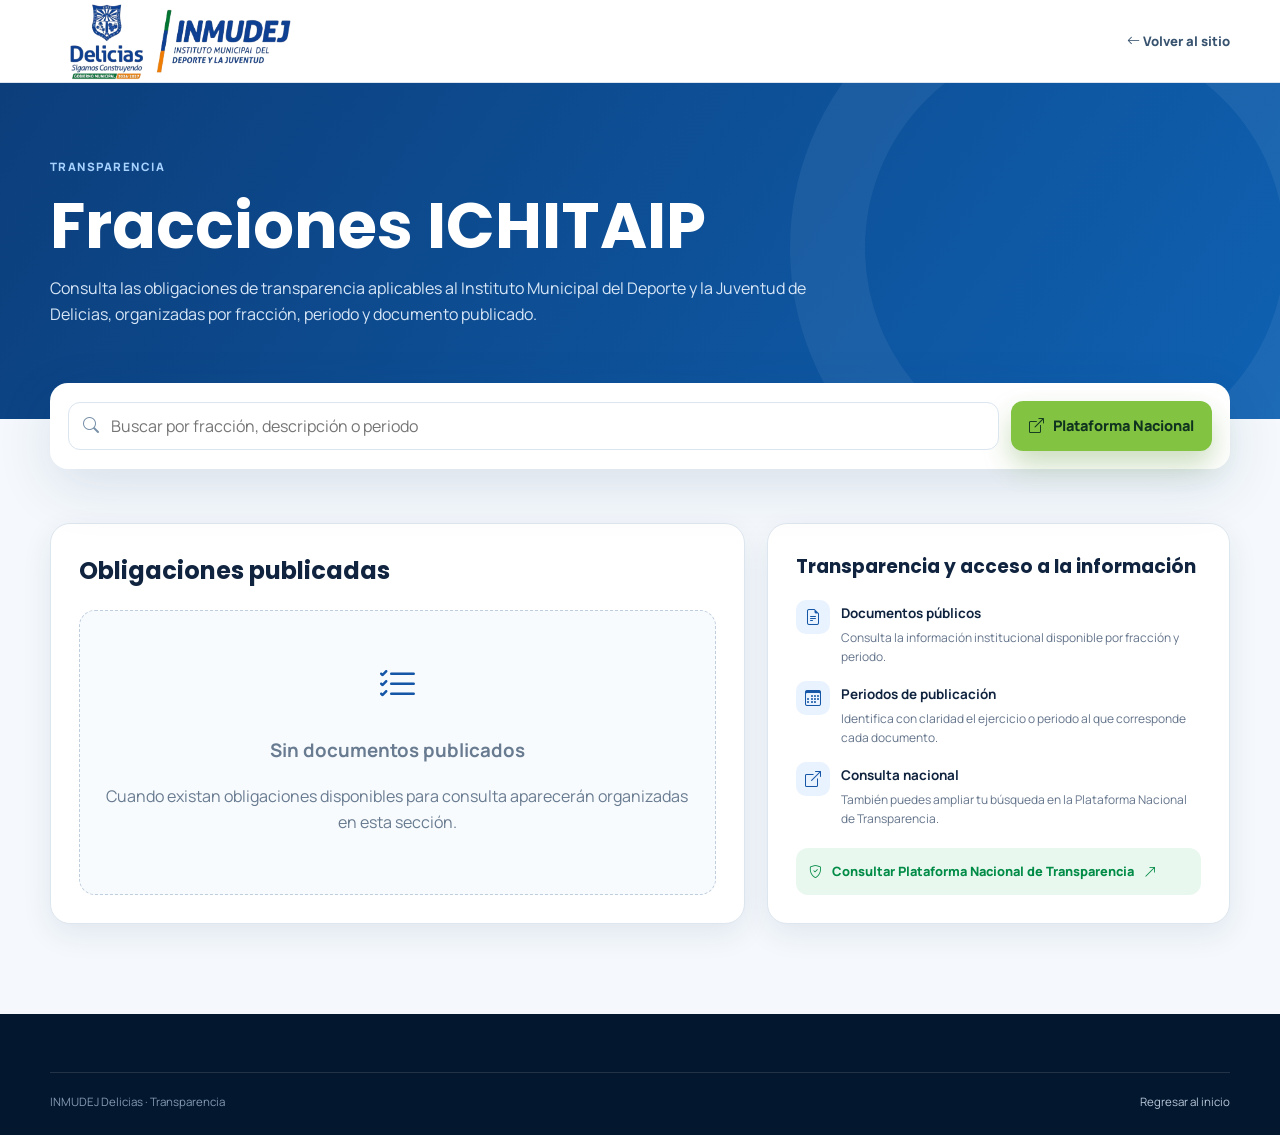
<file: fracciones-ichitaip.html>
<!doctype html>
<html lang="es">
<head>
  <meta charset="utf-8"><meta name="viewport" content="width=device-width,initial-scale=1"><meta name="theme-color" content="#0d4f9e">
  <meta name="description" content="Fracciones y obligaciones de transparencia ICHITAIP del INMUDEJ Delicias.">
  <title>Fracciones ICHITAIP | INMUDEJ Delicias</title>
  <link rel="preconnect" href="https://fonts.googleapis.com"><link rel="preconnect" href="https://fonts.gstatic.com" crossorigin>
  <link href="https://fonts.googleapis.com/css2?family=Manrope:wght@400;500;600;700;800&family=Poppins:wght@600;700;800&display=swap" rel="stylesheet">
  <link rel="stylesheet" href="https://cdn.jsdelivr.net/npm/bootstrap-icons@1.11.3/font/bootstrap-icons.min.css"><link rel="stylesheet" href="assets/css/styles.css">
  <style>
    .subpage-hero{background:linear-gradient(125deg,#0c3e7b,#0f61b2);color:#fff;padding:70px 0 76px;position:relative;overflow:hidden}.subpage-hero:after{content:"";position:absolute;right:-80px;top:-120px;width:420px;height:420px;border-radius:50%;border:75px solid rgba(255,255,255,.06)}.subpage-nav{background:#fff;border-bottom:1px solid #dce5ef}.subpage-nav .container{height:82px;display:flex;align-items:center;justify-content:space-between}.subpage-nav img{width:260px}.subpage-nav a.back{text-decoration:none;color:#38536f;font-weight:800;font-size:.82rem}.subpage-hero .container{position:relative;z-index:1}.subpage-hero .eyebrow{color:#a7d2ff}.subpage-hero h1{font-family:Poppins,sans-serif;font-size:clamp(2.3rem,5vw,4rem);line-height:1.06;max-width:770px;margin:7px 0 16px}.subpage-hero p{color:#d7e6f6;max-width:760px}.fraction-tools{margin-top:-36px;position:relative;z-index:5}.fraction-toolbar{background:#fff;border-radius:18px;box-shadow:var(--shadow);padding:18px;display:flex;align-items:center;gap:12px}.searchbox{flex:1;position:relative}.searchbox i{position:absolute;left:15px;top:50%;transform:translateY(-50%);color:#7890a8}.searchbox input{width:100%;border:1px solid #dbe5ef;border-radius:12px;height:48px;padding:0 15px 0 42px;font:inherit}.fraction-content{padding:54px 0 90px}.fraction-info{display:grid;grid-template-columns:1.2fr .8fr;gap:22px}.fraction-panel,.fraction-aside{background:#fff;border:1px solid #dde6ef;border-radius:20px;padding:28px;box-shadow:var(--shadow-sm)}.fraction-panel h2,.fraction-aside h3{font-family:Poppins,sans-serif;margin-top:0}.fraction-empty{border:1px dashed #bfcddd;background:#f8fbfe;border-radius:16px;padding:42px 24px;text-align:center;color:#687b90}.fraction-empty i{font-size:2.5rem;color:var(--blue)}.fraction-empty code{display:block;margin:14px auto 0;background:#eaf2fa;color:#25496d;border-radius:9px;padding:10px;max-width:600px}.steps{display:flex;flex-direction:column;gap:13px}.step{display:grid;grid-template-columns:34px 1fr;gap:11px}.step>span{width:34px;height:34px;border-radius:10px;background:#e9f2ff;color:var(--blue);display:grid;place-items:center;font-weight:800}.step b{font-size:.84rem}.step p{font-size:.75rem;color:var(--muted);margin:2px 0}.pnt-link{margin-top:18px;display:flex;gap:10px;align-items:center;padding:13px;border-radius:12px;background:#e9f8ef;color:var(--green);text-decoration:none;font-weight:800;font-size:.8rem}@media(max-width:760px){.fraction-info{grid-template-columns:1fr}.subpage-nav img{width:205px}.fraction-toolbar{flex-direction:column;align-items:stretch}}
  </style>
</head>
<body>
  <nav class="subpage-nav"><div class="container"><a href="index.html"><img src="assets/img/inmudej-logo.png" alt="INMUDEJ Delicias"></a><a class="back" href="index.html#transparencia"><i class="bi bi-arrow-left"></i> Volver al sitio</a></div></nav>
  <header class="subpage-hero"><div class="container"><span class="eyebrow">Transparencia</span><h1>Fracciones ICHITAIP</h1><p>Consulta las obligaciones de transparencia aplicables al Instituto Municipal del Deporte y la Juventud de Delicias, organizadas por fracción, periodo y documento publicado.</p></div></header>
  <section class="fraction-tools"><div class="container"><div class="fraction-toolbar"><div class="searchbox"><i class="bi bi-search"></i><input id="fractionSearch" type="search" placeholder="Buscar por fracción, descripción o periodo" aria-label="Buscar fracciones"></div><a class="btn btn-primary" href="https://consultapublicamx.plataformadetransparencia.org.mx/vut-web/" target="_blank" rel="noopener"><i class="bi bi-box-arrow-up-right"></i> Plataforma Nacional</a></div></div></section>
  <main class="fraction-content"><div class="container"><div class="fraction-info"><section class="fraction-panel"><h2>Obligaciones publicadas</h2><div id="fractionsList"><div class="fraction-empty"><i class="bi bi-list-check"></i><h3>Sin documentos publicados</h3><p>Cuando existan obligaciones disponibles para consulta aparecerán organizadas en esta sección.</p></div></div></section><aside class="fraction-aside"><h3>Transparencia y acceso a la información</h3><div class="steps"><div class="step"><span><i class="bi bi-file-earmark-text"></i></span><div><b>Documentos públicos</b><p>Consulta la información institucional disponible por fracción y periodo.</p></div></div><div class="step"><span><i class="bi bi-calendar3"></i></span><div><b>Periodos de publicación</b><p>Identifica con claridad el ejercicio o periodo al que corresponde cada documento.</p></div></div><div class="step"><span><i class="bi bi-box-arrow-up-right"></i></span><div><b>Consulta nacional</b><p>También puedes ampliar tu búsqueda en la Plataforma Nacional de Transparencia.</p></div></div></div><a class="pnt-link" href="https://consultapublicamx.plataformadetransparencia.org.mx/vut-web/" target="_blank" rel="noopener"><i class="bi bi-shield-check"></i> Consultar Plataforma Nacional de Transparencia <i class="bi bi-arrow-up-right"></i></a></aside></div></div></main>
  <footer class="footer"><div class="container"><div class="footer-bottom" style="margin-top:0"><span>INMUDEJ Delicias · Transparencia</span><a href="index.html" style="color:#b7c7d7;text-decoration:none">Regresar al inicio</a></div></div></footer>
  <script src="assets/js/fracciones.js"></script>
</body></html>
</file>
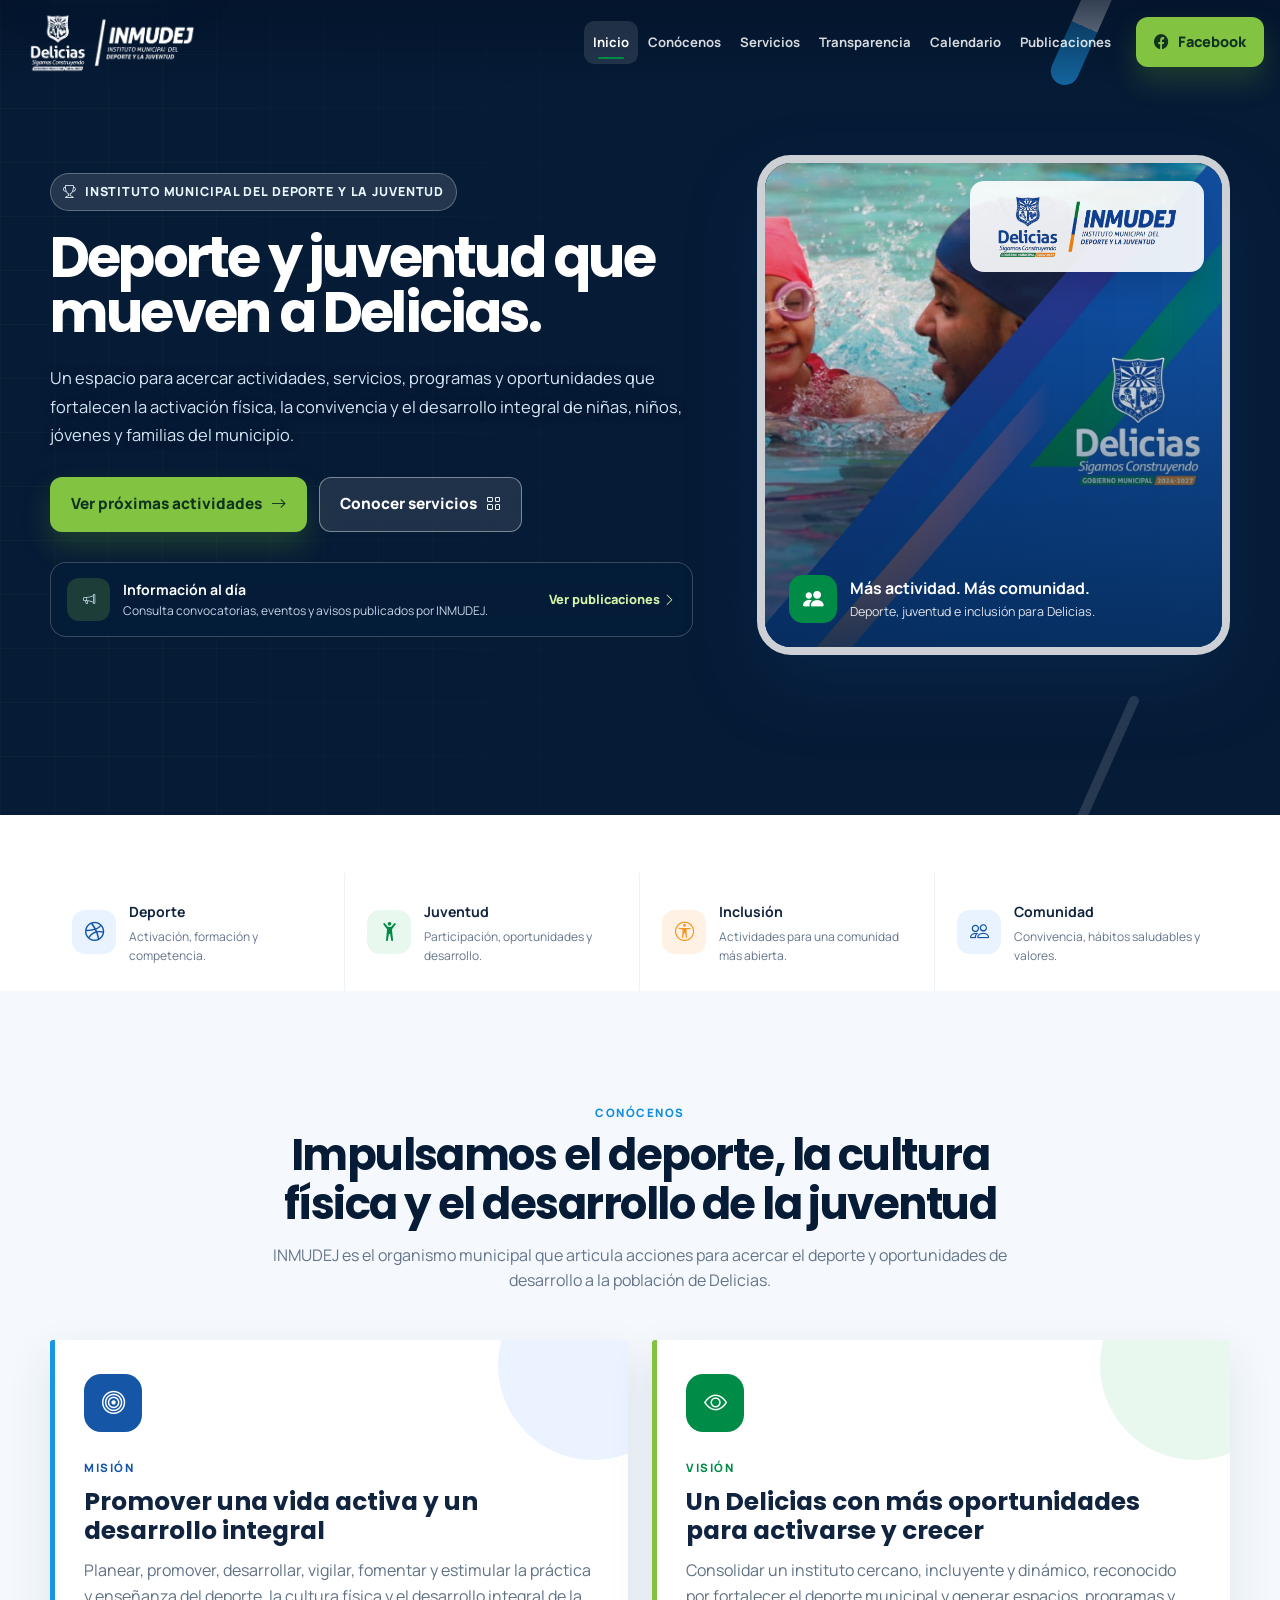
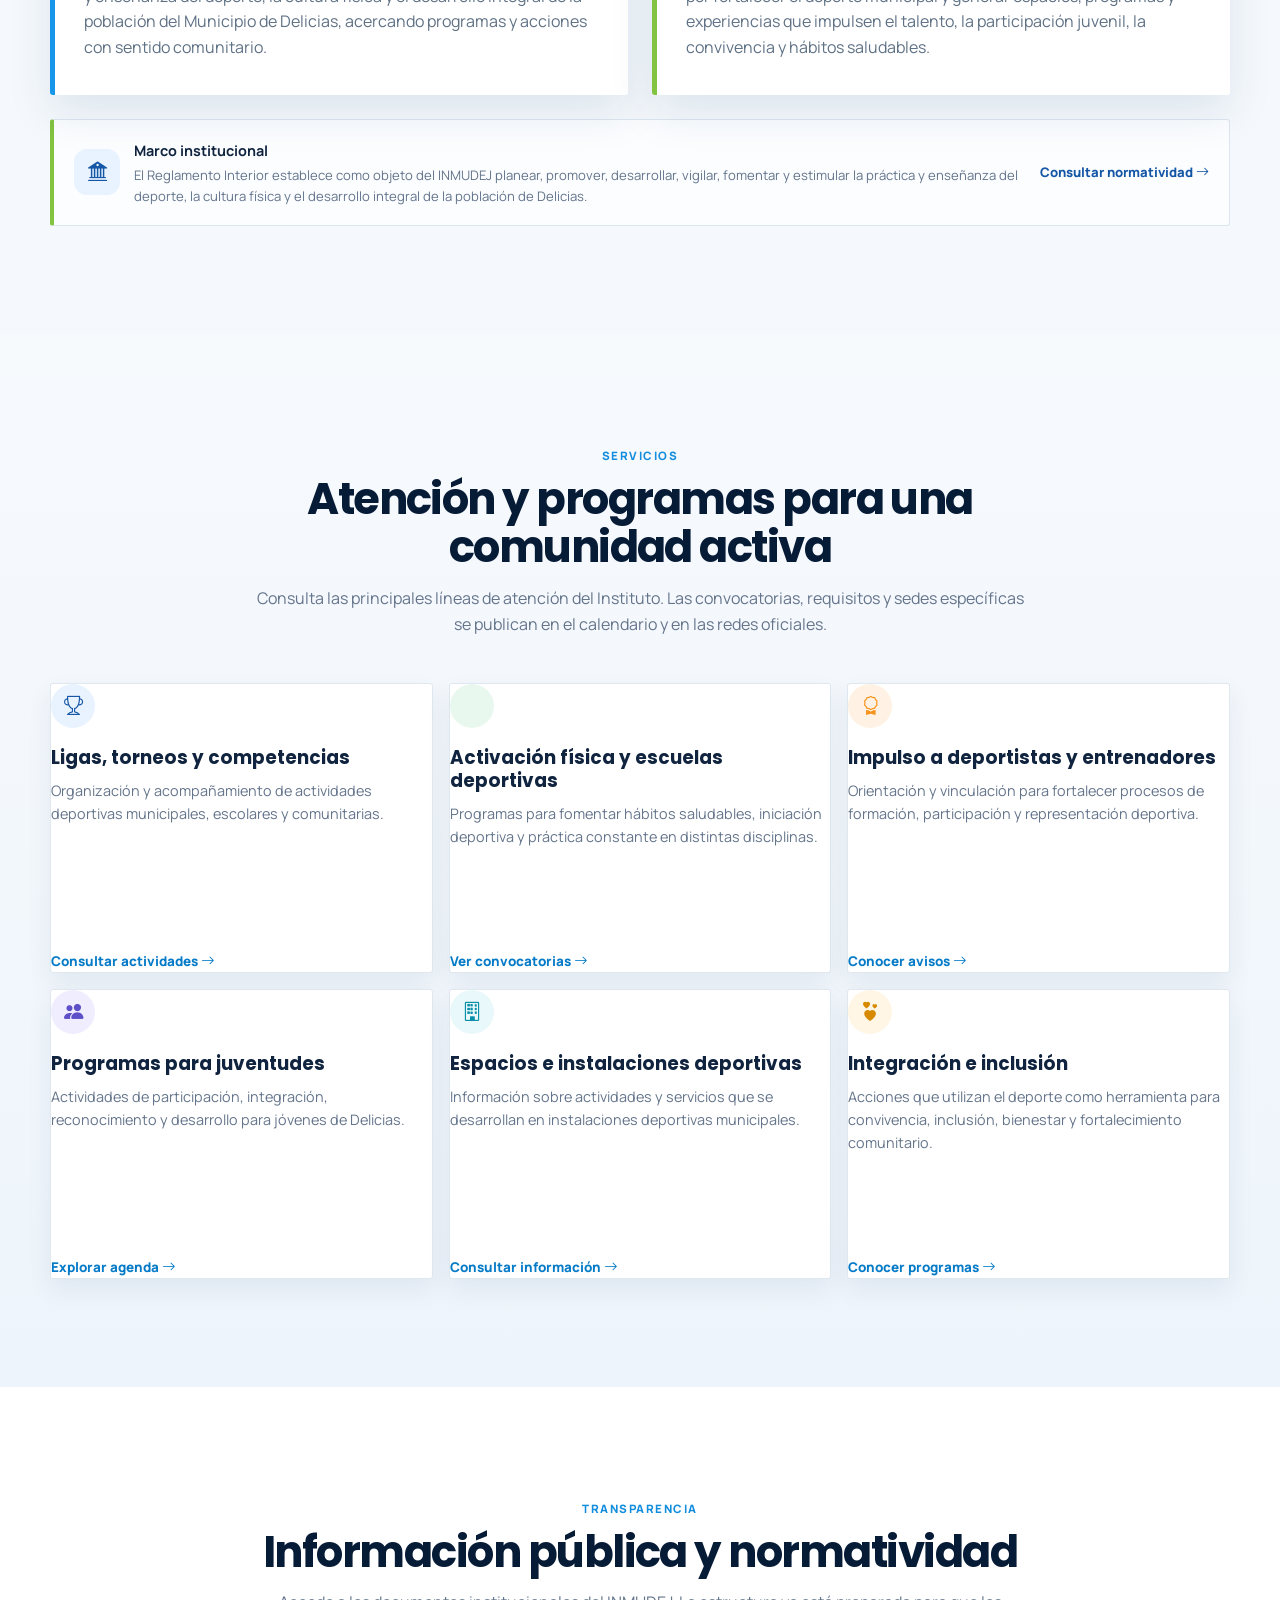
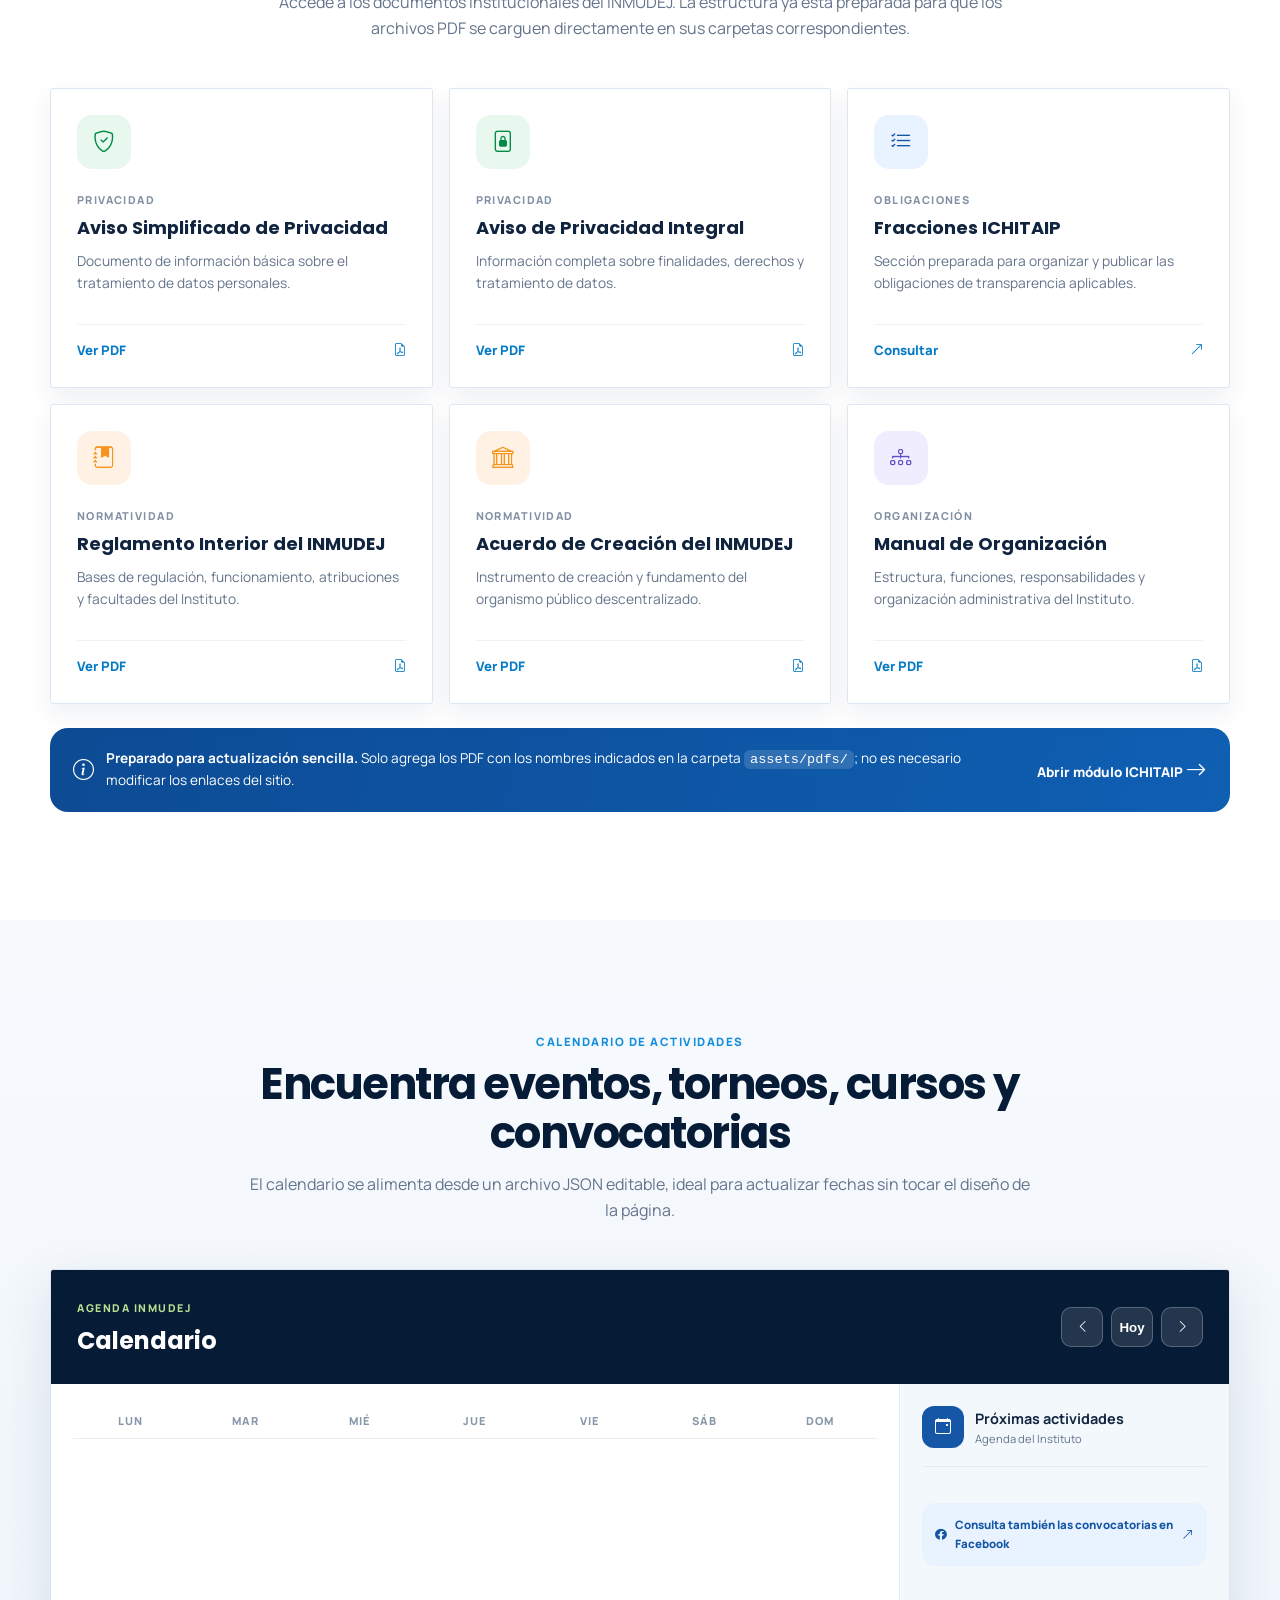
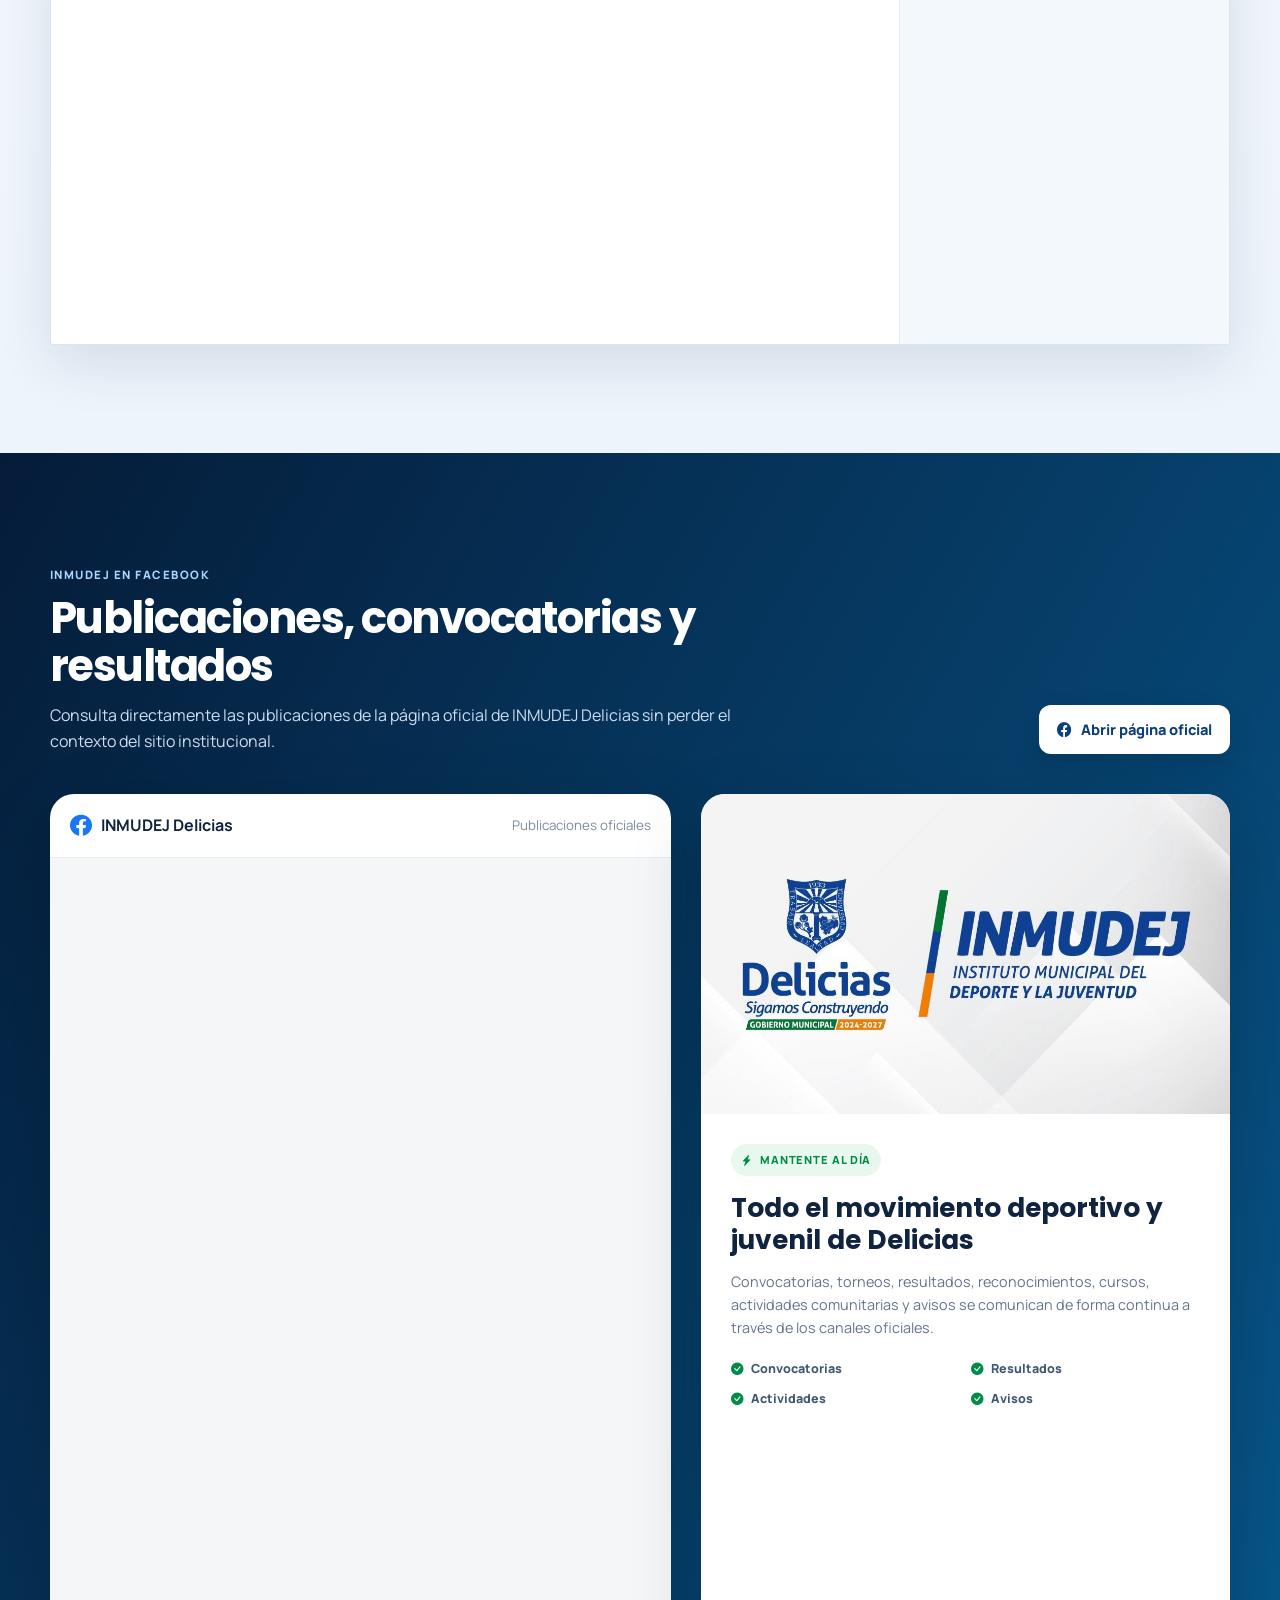
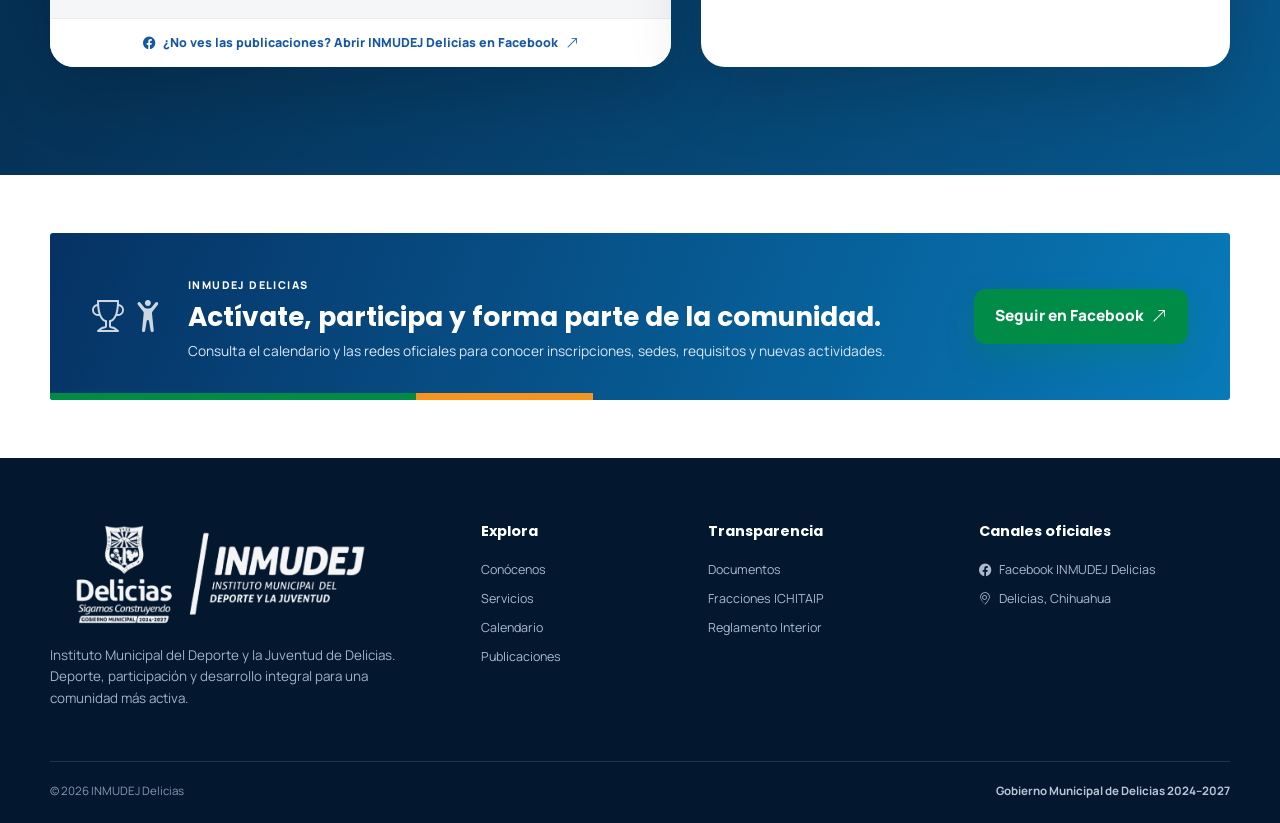
<file: index-base-stable.html>
<!doctype html>
<html lang="es">
<head>
  <meta charset="utf-8">
  <meta name="viewport" content="width=device-width,initial-scale=1">
  <meta name="theme-color" content="#0d4f9e">
  <meta name="description" content="Sitio del Instituto Municipal del Deporte y la Juventud de Delicias (INMUDEJ): servicios, transparencia, calendario de actividades y publicaciones.">
  <meta property="og:title" content="INMUDEJ Delicias | Deporte y Juventud">
  <meta property="og:description" content="Conoce los programas, servicios, documentos de transparencia y actividades del INMUDEJ Delicias.">
  <meta property="og:type" content="website">
  <meta property="og:image" content="assets/img/identidad-institucional.jpg">
  <title>INMUDEJ Delicias | Instituto Municipal del Deporte y la Juventud</title>
  <link rel="preconnect" href="https://fonts.googleapis.com">
  <link rel="preconnect" href="https://fonts.gstatic.com" crossorigin>
  <link href="https://fonts.googleapis.com/css2?family=Manrope:wght@400;500;600;700;800&family=Poppins:ital,wght@0,600;0,700;0,800;1,700&display=swap" rel="stylesheet">
  <link rel="stylesheet" href="https://cdn.jsdelivr.net/npm/bootstrap-icons@1.11.3/font/bootstrap-icons.min.css">
  <link rel="stylesheet" href="assets/css/styles.css">
</head>
<body>
  <a class="skip-link" href="#contenido">Saltar al contenido</a>

  <nav class="nav" id="inicio" aria-label="Navegación principal">
    <div class="nav-inner">
      <a class="institutional-brand" href="#inicio" aria-label="INMUDEJ Delicias - Inicio">
        <img src="assets/img/inmudej-logo.png" alt="Gobierno Municipal de Delicias e INMUDEJ">
      </a>
      <button class="mobile-nav-btn" id="mobileNavBtn" type="button" aria-label="Abrir navegación" aria-expanded="false"><i class="bi bi-list"></i></button>
      <div class="nav-links" id="mainNav">
        <a class="active" href="#inicio">Inicio</a>
        <a href="#conocenos">Conócenos</a>
        <a href="#servicios">Servicios</a>
        <a href="#transparencia">Transparencia</a>
        <a href="#calendario">Calendario</a>
        <a href="#publicaciones">Publicaciones</a>
      </div>
      <a class="btn btn-primary nav-cta" href="https://www.facebook.com/INMUDEJDelicias" target="_blank" rel="noopener"><i class="bi bi-facebook"></i><span>Facebook</span></a>
    </div>
  </nav>

  <header class="hero">
    <div class="hero-grid-pattern" aria-hidden="true"></div>
    <div class="hero-slash slash-one" aria-hidden="true"></div>
    <div class="hero-slash slash-two" aria-hidden="true"></div>
    <div class="container hero-grid">
      <div class="hero-copy reveal in">
        <div class="badge"><i class="bi bi-trophy"></i> Instituto Municipal del Deporte y la Juventud</div>
        <h1>Deporte y juventud que <span>mueven a Delicias.</span></h1>
        <p class="lead">Un espacio para acercar actividades, servicios, programas y oportunidades que fortalecen la activación física, la convivencia y el desarrollo integral de niñas, niños, jóvenes y familias del municipio.</p>
        <div class="hero-actions">
          <a class="btn btn-primary btn-lg" href="#calendario">Ver próximas actividades <i class="bi bi-arrow-right"></i></a>
          <a class="btn btn-outline btn-lg" href="#servicios">Conocer servicios <i class="bi bi-grid"></i></a>
        </div>
        <div class="hero-access">
          <span class="hero-access-icon"><i class="bi bi-megaphone"></i></span>
          <div><b>Información al día</b><span>Consulta convocatorias, eventos y avisos publicados por INMUDEJ.</span></div>
          <a href="#publicaciones">Ver publicaciones <i class="bi bi-chevron-right"></i></a>
        </div>
      </div>

      <div class="hero-visual reveal in">
        <div class="hero-photo-card">
          <img src="assets/img/natacion-inmudej.jpg" alt="Actividad de natación promovida por INMUDEJ Delicias">
          <div class="hero-photo-shade"></div>
          <div class="hero-photo-brand"><img src="assets/img/inmudej-logo.png" alt="INMUDEJ Delicias"></div>
          <div class="hero-photo-label"><i class="bi bi-people-fill"></i><div><b>Más actividad. Más comunidad.</b><span>Deporte, juventud e inclusión para Delicias.</span></div></div>
        </div>
      </div>
    </div>
  </header>

  <section class="trust-strip" aria-label="Áreas de acción">
    <div class="container trust-grid">
      <article><span class="trust-icon blue"><i class="bi bi-dribbble"></i></span><div><b>Deporte</b><p>Activación, formación y competencia.</p></div></article>
      <article><span class="trust-icon green"><i class="bi bi-person-arms-up"></i></span><div><b>Juventud</b><p>Participación, oportunidades y desarrollo.</p></div></article>
      <article><span class="trust-icon orange"><i class="bi bi-universal-access-circle"></i></span><div><b>Inclusión</b><p>Actividades para una comunidad más abierta.</p></div></article>
      <article><span class="trust-icon blue"><i class="bi bi-people"></i></span><div><b>Comunidad</b><p>Convivencia, hábitos saludables y valores.</p></div></article>
    </div>
  </section>

  <main id="contenido">
    <section class="section" id="conocenos">
      <div class="container">
        <div class="section-head centered reveal">
          <span class="eyebrow">Conócenos</span>
          <h2>Impulsamos el deporte, la cultura física y el desarrollo de la juventud</h2>
          <p>INMUDEJ es el organismo municipal que articula acciones para acercar el deporte y oportunidades de desarrollo a la población de Delicias.</p>
        </div>

        <div class="purpose-grid">
          <article class="purpose-card mission reveal">
            <div class="purpose-icon"><i class="bi bi-bullseye"></i></div>
            <span class="purpose-label">Misión</span>
            <h3>Promover una vida activa y un desarrollo integral</h3>
            <p>Planear, promover, desarrollar, vigilar, fomentar y estimular la práctica y enseñanza del deporte, la cultura física y el desarrollo integral de la población del Municipio de Delicias, acercando programas y acciones con sentido comunitario.</p>
          </article>
          <article class="purpose-card vision reveal">
            <div class="purpose-icon"><i class="bi bi-eye"></i></div>
            <span class="purpose-label">Visión</span>
            <h3>Un Delicias con más oportunidades para activarse y crecer</h3>
            <p>Consolidar un instituto cercano, incluyente y dinámico, reconocido por fortalecer el deporte municipal y generar espacios, programas y experiencias que impulsen el talento, la participación juvenil, la convivencia y hábitos saludables.</p>
          </article>
        </div>

        <div class="institutional-note reveal">
          <span class="note-icon"><i class="bi bi-bank2"></i></span>
          <div><b>Marco institucional</b><p>El Reglamento Interior establece como objeto del INMUDEJ planear, promover, desarrollar, vigilar, fomentar y estimular la práctica y enseñanza del deporte, la cultura física y el desarrollo integral de la población de Delicias.</p></div>
          <a href="#transparencia">Consultar normatividad <i class="bi bi-arrow-right"></i></a>
        </div>
      </div>
    </section>

    <section class="section section-soft" id="servicios">
      <div class="container">
        <div class="section-head centered reveal">
          <span class="eyebrow">Servicios</span>
          <h2>Atención y programas para una comunidad activa</h2>
          <p>Consulta las principales líneas de atención del Instituto. Las convocatorias, requisitos y sedes específicas se publican en el calendario y en las redes oficiales.</p>
        </div>
        <div class="services-grid">
          <article class="service-card reveal"><span class="service-icon blue"><i class="bi bi-trophy"></i></span><h3>Ligas, torneos y competencias</h3><p>Organización y acompañamiento de actividades deportivas municipales, escolares y comunitarias.</p><a href="#calendario">Consultar actividades <i class="bi bi-arrow-right"></i></a></article>
          <article class="service-card reveal"><span class="service-icon green"><i class="bi bi-person-running"></i></span><h3>Activación física y escuelas deportivas</h3><p>Programas para fomentar hábitos saludables, iniciación deportiva y práctica constante en distintas disciplinas.</p><a href="#publicaciones">Ver convocatorias <i class="bi bi-arrow-right"></i></a></article>
          <article class="service-card reveal"><span class="service-icon orange"><i class="bi bi-award"></i></span><h3>Impulso a deportistas y entrenadores</h3><p>Orientación y vinculación para fortalecer procesos de formación, participación y representación deportiva.</p><a href="#publicaciones">Conocer avisos <i class="bi bi-arrow-right"></i></a></article>
          <article class="service-card reveal"><span class="service-icon purple"><i class="bi bi-people-fill"></i></span><h3>Programas para juventudes</h3><p>Actividades de participación, integración, reconocimiento y desarrollo para jóvenes de Delicias.</p><a href="#calendario">Explorar agenda <i class="bi bi-arrow-right"></i></a></article>
          <article class="service-card reveal"><span class="service-icon cyan"><i class="bi bi-building"></i></span><h3>Espacios e instalaciones deportivas</h3><p>Información sobre actividades y servicios que se desarrollan en instalaciones deportivas municipales.</p><a href="#publicaciones">Consultar información <i class="bi bi-arrow-right"></i></a></article>
          <article class="service-card reveal"><span class="service-icon amber"><i class="bi bi-hearts"></i></span><h3>Integración e inclusión</h3><p>Acciones que utilizan el deporte como herramienta para convivencia, inclusión, bienestar y fortalecimiento comunitario.</p><a href="#publicaciones">Conocer programas <i class="bi bi-arrow-right"></i></a></article>
        </div>
      </div>
    </section>

    <section class="section transparency-section" id="transparencia">
      <div class="container">
        <div class="section-head centered reveal">
          <span class="eyebrow">Transparencia</span>
          <h2>Información pública y normatividad</h2>
          <p>Accede a los documentos institucionales del INMUDEJ. La estructura ya está preparada para que los archivos PDF se carguen directamente en sus carpetas correspondientes.</p>
        </div>
        <div class="documents-grid">
          <a class="document-card reveal" href="visor-pdf.html?file=assets/pdfs/privacidad/aviso-privacidad-simplificado.pdf&title=Aviso%20Simplificado%20de%20Privacidad">
            <span class="doc-icon privacy"><i class="bi bi-shield-check"></i></span><div><span class="doc-type">Privacidad</span><h3>Aviso Simplificado de Privacidad</h3><p>Documento de información básica sobre el tratamiento de datos personales.</p></div><span class="doc-action">Ver PDF <i class="bi bi-file-earmark-pdf"></i></span>
          </a>
          <a class="document-card reveal" href="visor-pdf.html?file=assets/pdfs/privacidad/aviso-privacidad-integral.pdf&title=Aviso%20de%20Privacidad%20Integral">
            <span class="doc-icon privacy"><i class="bi bi-file-lock2"></i></span><div><span class="doc-type">Privacidad</span><h3>Aviso de Privacidad Integral</h3><p>Información completa sobre finalidades, derechos y tratamiento de datos.</p></div><span class="doc-action">Ver PDF <i class="bi bi-file-earmark-pdf"></i></span>
          </a>
          <a class="document-card reveal" href="fracciones-ichitaip.html">
            <span class="doc-icon access"><i class="bi bi-list-check"></i></span><div><span class="doc-type">Obligaciones</span><h3>Fracciones ICHITAIP</h3><p>Sección preparada para organizar y publicar las obligaciones de transparencia aplicables.</p></div><span class="doc-action">Consultar <i class="bi bi-arrow-up-right"></i></span>
          </a>
          <a class="document-card reveal" href="visor-pdf.html?file=assets/pdfs/normatividad/reglamento-interior-inmudej.pdf&title=Reglamento%20Interior%20del%20INMUDEJ">
            <span class="doc-icon rules"><i class="bi bi-journal-bookmark-fill"></i></span><div><span class="doc-type">Normatividad</span><h3>Reglamento Interior del INMUDEJ</h3><p>Bases de regulación, funcionamiento, atribuciones y facultades del Instituto.</p></div><span class="doc-action">Ver PDF <i class="bi bi-file-earmark-pdf"></i></span>
          </a>
          <a class="document-card reveal" href="visor-pdf.html?file=assets/pdfs/normatividad/acuerdo-creacion-inmudej.pdf&title=Acuerdo%20de%20Creación%20del%20INMUDEJ">
            <span class="doc-icon rules"><i class="bi bi-bank"></i></span><div><span class="doc-type">Normatividad</span><h3>Acuerdo de Creación del INMUDEJ</h3><p>Instrumento de creación y fundamento del organismo público descentralizado.</p></div><span class="doc-action">Ver PDF <i class="bi bi-file-earmark-pdf"></i></span>
          </a>
          <a class="document-card reveal" href="visor-pdf.html?file=assets/pdfs/normatividad/manual-organizacion-inmudej.pdf&title=Manual%20de%20Organización%20del%20INMUDEJ">
            <span class="doc-icon org"><i class="bi bi-diagram-3"></i></span><div><span class="doc-type">Organización</span><h3>Manual de Organización</h3><p>Estructura, funciones, responsabilidades y organización administrativa del Instituto.</p></div><span class="doc-action">Ver PDF <i class="bi bi-file-earmark-pdf"></i></span>
          </a>
        </div>
        <div class="transparency-callout reveal">
          <div><i class="bi bi-info-circle"></i><span><b>Preparado para actualización sencilla.</b> Solo agrega los PDF con los nombres indicados en la carpeta <code>assets/pdfs/</code>; no es necesario modificar los enlaces del sitio.</span></div>
          <a href="fracciones-ichitaip.html">Abrir módulo ICHITAIP <i class="bi bi-arrow-right"></i></a>
        </div>
      </div>
    </section>

    <section class="section calendar-section section-soft" id="calendario">
      <div class="container">
        <div class="section-head centered reveal">
          <span class="eyebrow">Calendario de actividades</span>
          <h2>Encuentra eventos, torneos, cursos y convocatorias</h2>
          <p>El calendario se alimenta desde un archivo JSON editable, ideal para actualizar fechas sin tocar el diseño de la página.</p>
        </div>
        <div class="calendar-shell reveal">
          <div class="calendar-toolbar">
            <div><span class="calendar-kicker">Agenda INMUDEJ</span><h3 id="calendarTitle">Calendario</h3></div>
            <div class="calendar-controls">
              <button id="prevMonth" type="button" aria-label="Mes anterior"><i class="bi bi-chevron-left"></i></button>
              <button id="todayMonth" type="button">Hoy</button>
              <button id="nextMonth" type="button" aria-label="Mes siguiente"><i class="bi bi-chevron-right"></i></button>
            </div>
          </div>
          <div class="calendar-layout">
            <div class="calendar-main">
              <div class="calendar-weekdays" aria-hidden="true"><span>Lun</span><span>Mar</span><span>Mié</span><span>Jue</span><span>Vie</span><span>Sáb</span><span>Dom</span></div>
              <div class="calendar-grid" id="calendarGrid" aria-live="polite"></div>
            </div>
            <aside class="upcoming-panel">
              <div class="upcoming-head"><span><i class="bi bi-calendar-event"></i></span><div><b>Próximas actividades</b><small>Agenda del Instituto</small></div></div>
              <div id="upcomingList" class="upcoming-list"></div>
              <a class="social-mini-cta" href="https://www.facebook.com/INMUDEJDelicias" target="_blank" rel="noopener"><i class="bi bi-facebook"></i><span>Consulta también las convocatorias en Facebook</span><i class="bi bi-arrow-up-right"></i></a>
            </aside>
          </div>
        </div>
      </div>
    </section>

    <section class="section social-section" id="publicaciones">
      <div class="container">
        <div class="social-head reveal">
          <div><span class="eyebrow light">INMUDEJ en Facebook</span><h2>Publicaciones, convocatorias y resultados</h2><p>Consulta directamente las publicaciones de la página oficial de INMUDEJ Delicias sin perder el contexto del sitio institucional.</p></div>
          <a class="btn btn-white" href="https://www.facebook.com/INMUDEJDelicias" target="_blank" rel="noopener"><i class="bi bi-facebook"></i> Abrir página oficial</a>
        </div>
        <div class="social-grid">
          <div class="facebook-card reveal">
            <div class="facebook-card-bar"><span><i class="bi bi-facebook"></i><b>INMUDEJ Delicias</b></span><small>Publicaciones oficiales</small></div>
            <div class="facebook-embed-wrap">
              <iframe
                title="Publicaciones de Facebook de INMUDEJ Delicias"
                src="https://www.facebook.com/plugins/page.php?href=https%3A%2F%2Fwww.facebook.com%2FINMUDEJDelicias&tabs=timeline&width=500&height=760&small_header=false&adapt_container_width=true&hide_cover=false&show_facepile=true&appId"
                width="500" height="760" style="border:none;overflow:hidden" scrolling="no" frameborder="0" allowfullscreen="true" allow="autoplay; clipboard-write; encrypted-media; picture-in-picture; web-share" loading="lazy"></iframe>
              <div class="facebook-fallback">
                <i class="bi bi-facebook"></i><p>Si tu navegador bloquea contenido de Facebook, puedes abrir la página oficial directamente.</p><a href="https://www.facebook.com/INMUDEJDelicias" target="_blank" rel="noopener">Abrir Facebook <i class="bi bi-arrow-up-right"></i></a>
              </div>
            </div>
            <a class="facebook-direct" href="https://www.facebook.com/INMUDEJDelicias" target="_blank" rel="noopener"><i class="bi bi-facebook"></i> ¿No ves las publicaciones? Abrir INMUDEJ Delicias en Facebook <i class="bi bi-arrow-up-right"></i></a>
          </div>
          <aside class="social-feature reveal">
            <img src="assets/img/identidad-institucional.jpg" alt="Identidad institucional Gobierno Municipal de Delicias e INMUDEJ">
            <div class="social-feature-content"><span class="feature-tag"><i class="bi bi-lightning-charge-fill"></i> Mantente al día</span><h3>Todo el movimiento deportivo y juvenil de Delicias</h3><p>Convocatorias, torneos, resultados, reconocimientos, cursos, actividades comunitarias y avisos se comunican de forma continua a través de los canales oficiales.</p><div class="feature-points"><span><i class="bi bi-check-circle-fill"></i> Convocatorias</span><span><i class="bi bi-check-circle-fill"></i> Resultados</span><span><i class="bi bi-check-circle-fill"></i> Actividades</span><span><i class="bi bi-check-circle-fill"></i> Avisos</span></div></div>
          </aside>
        </div>
      </div>
    </section>

    <section class="cta-section" id="contacto">
      <div class="container">
        <div class="cta-band reveal">
          <div class="cta-art"><i class="bi bi-trophy"></i><i class="bi bi-person-arms-up"></i></div>
          <div class="cta-copy"><span>INMUDEJ DELICIAS</span><h2>Actívate, participa y forma parte de la comunidad.</h2><p>Consulta el calendario y las redes oficiales para conocer inscripciones, sedes, requisitos y nuevas actividades.</p></div>
          <a class="btn btn-green btn-lg" href="https://www.facebook.com/INMUDEJDelicias" target="_blank" rel="noopener">Seguir en Facebook <i class="bi bi-arrow-up-right"></i></a>
          <span class="cta-accent green"></span><span class="cta-accent orange"></span>
        </div>
      </div>
    </section>
  </main>

  <footer class="footer">
    <div class="container">
      <div class="footer-grid">
        <div class="footer-brand-block">
          <img class="footer-logo" src="assets/img/inmudej-logo.png" alt="INMUDEJ Delicias">
          <p>Instituto Municipal del Deporte y la Juventud de Delicias. Deporte, participación y desarrollo integral para una comunidad más activa.</p>
        </div>
        <div class="footer-col"><h4>Explora</h4><a href="#conocenos">Conócenos</a><a href="#servicios">Servicios</a><a href="#calendario">Calendario</a><a href="#publicaciones">Publicaciones</a></div>
        <div class="footer-col"><h4>Transparencia</h4><a href="#transparencia">Documentos</a><a href="fracciones-ichitaip.html">Fracciones ICHITAIP</a><a href="visor-pdf.html?file=assets/pdfs/normatividad/reglamento-interior-inmudej.pdf&title=Reglamento%20Interior%20del%20INMUDEJ">Reglamento Interior</a></div>
        <div class="footer-col"><h4>Canales oficiales</h4><a href="https://www.facebook.com/INMUDEJDelicias" target="_blank" rel="noopener"><i class="bi bi-facebook"></i> Facebook INMUDEJ Delicias</a><span><i class="bi bi-geo-alt"></i> Delicias, Chihuahua</span></div>
      </div>
      <div class="footer-bottom"><span>© <span id="year"></span> INMUDEJ Delicias</span><strong>Gobierno Municipal de Delicias 2024–2027</strong></div>
    </div>
  </footer>

  <div class="toast" id="siteToast" role="status" aria-live="polite"></div>
  <script src="assets/js/app.js"></script>
</body>
</html>
</file>
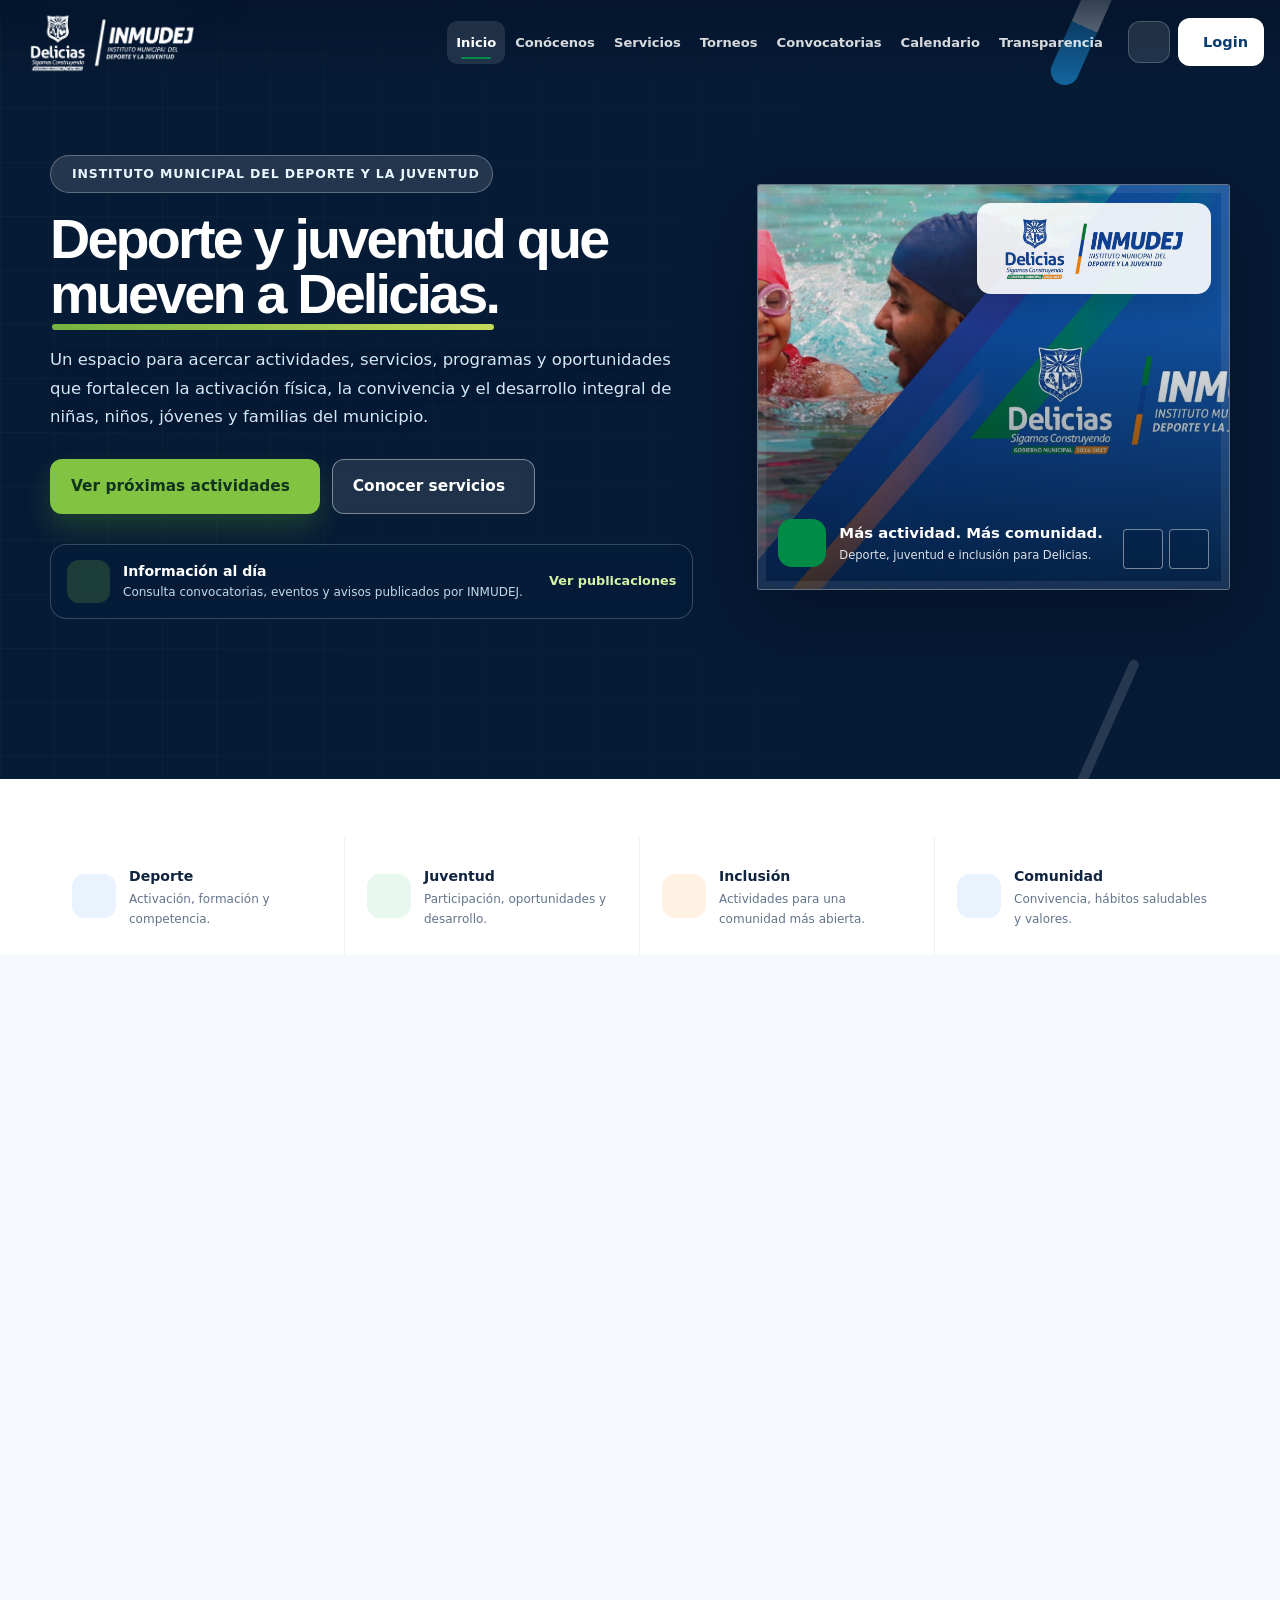
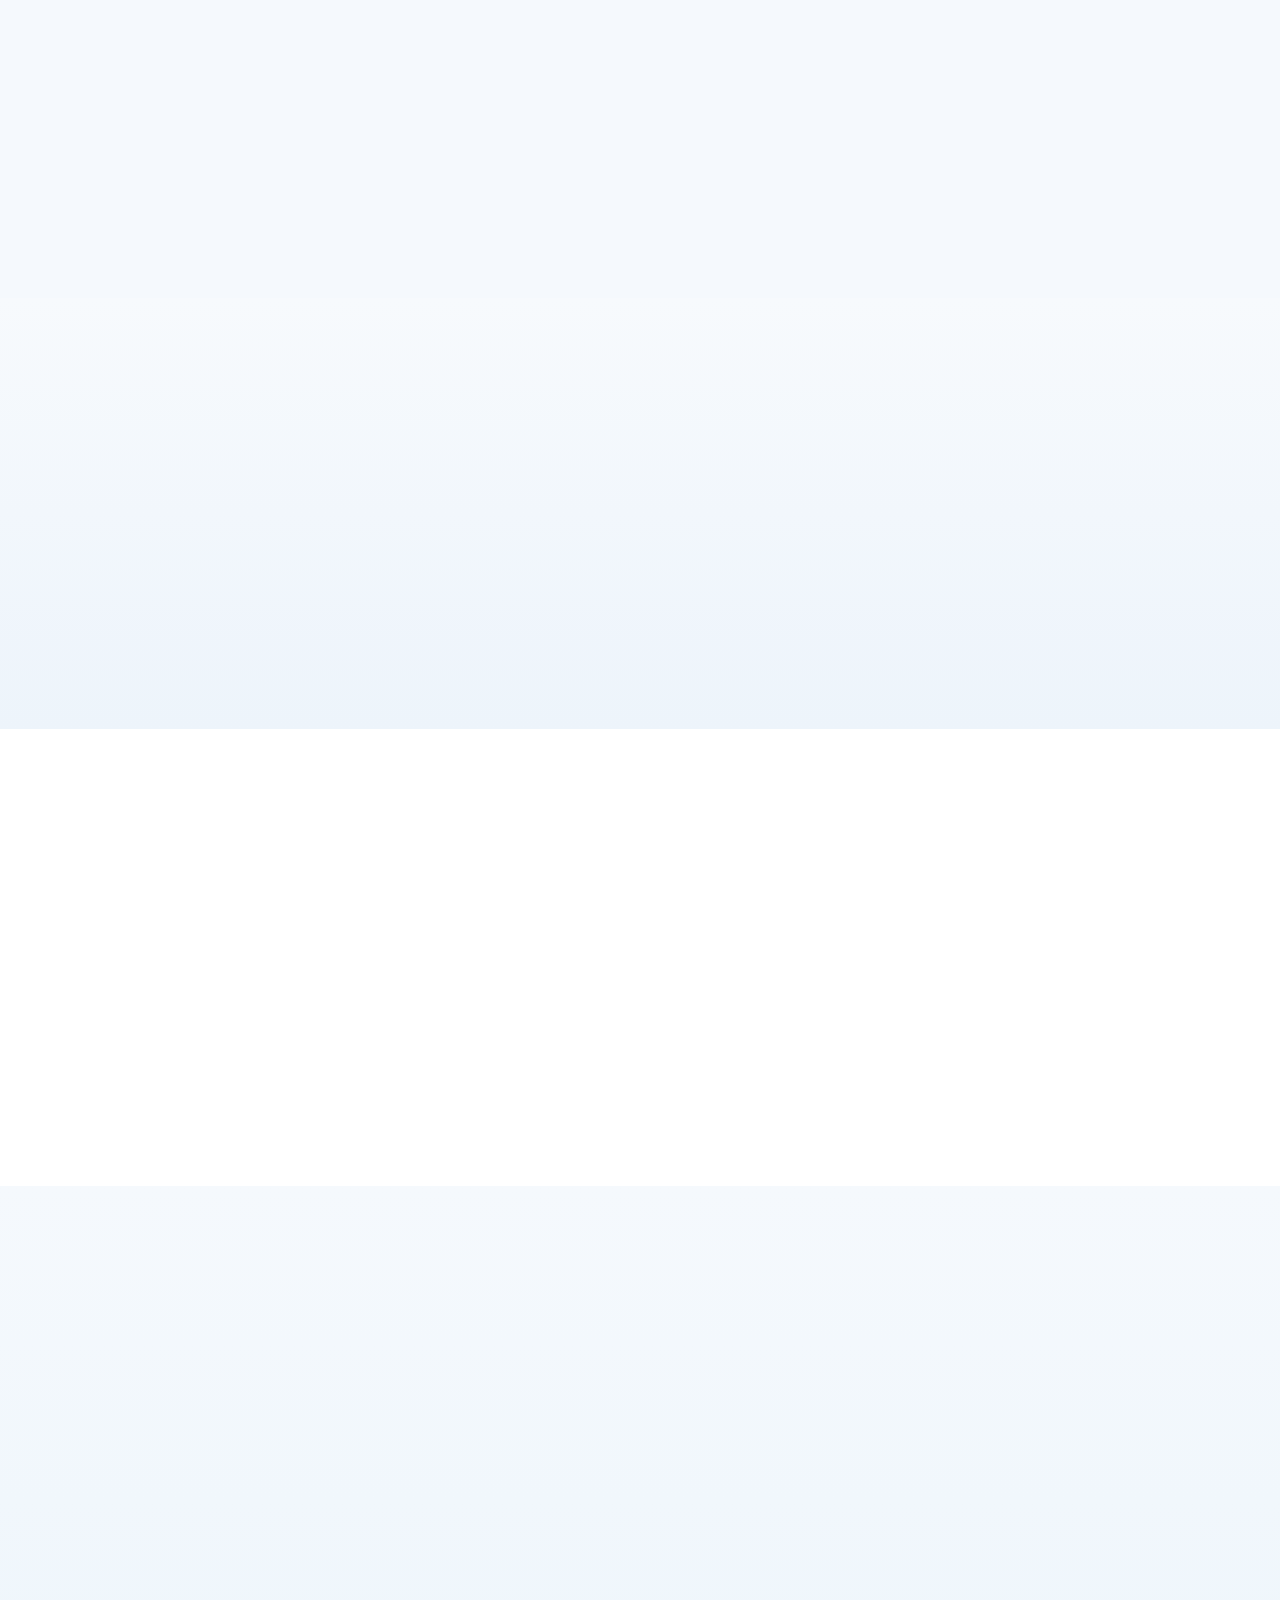
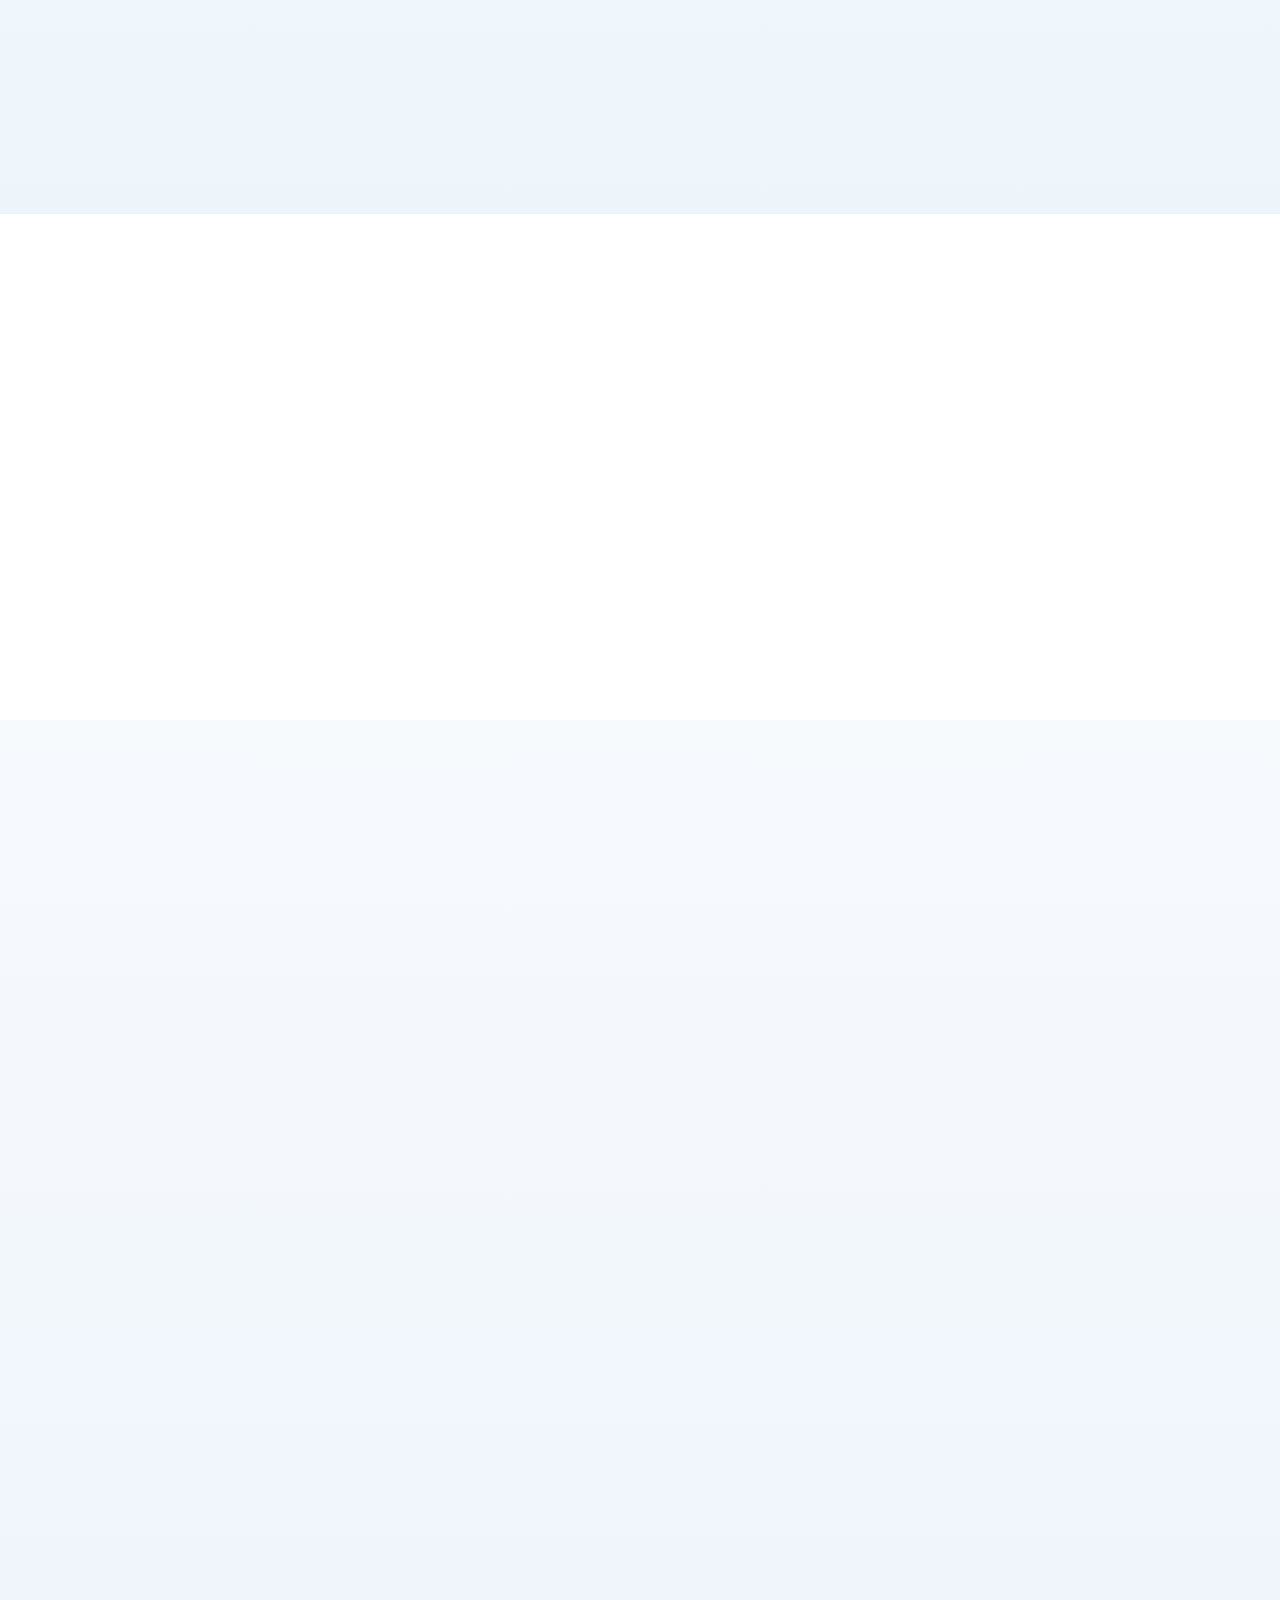
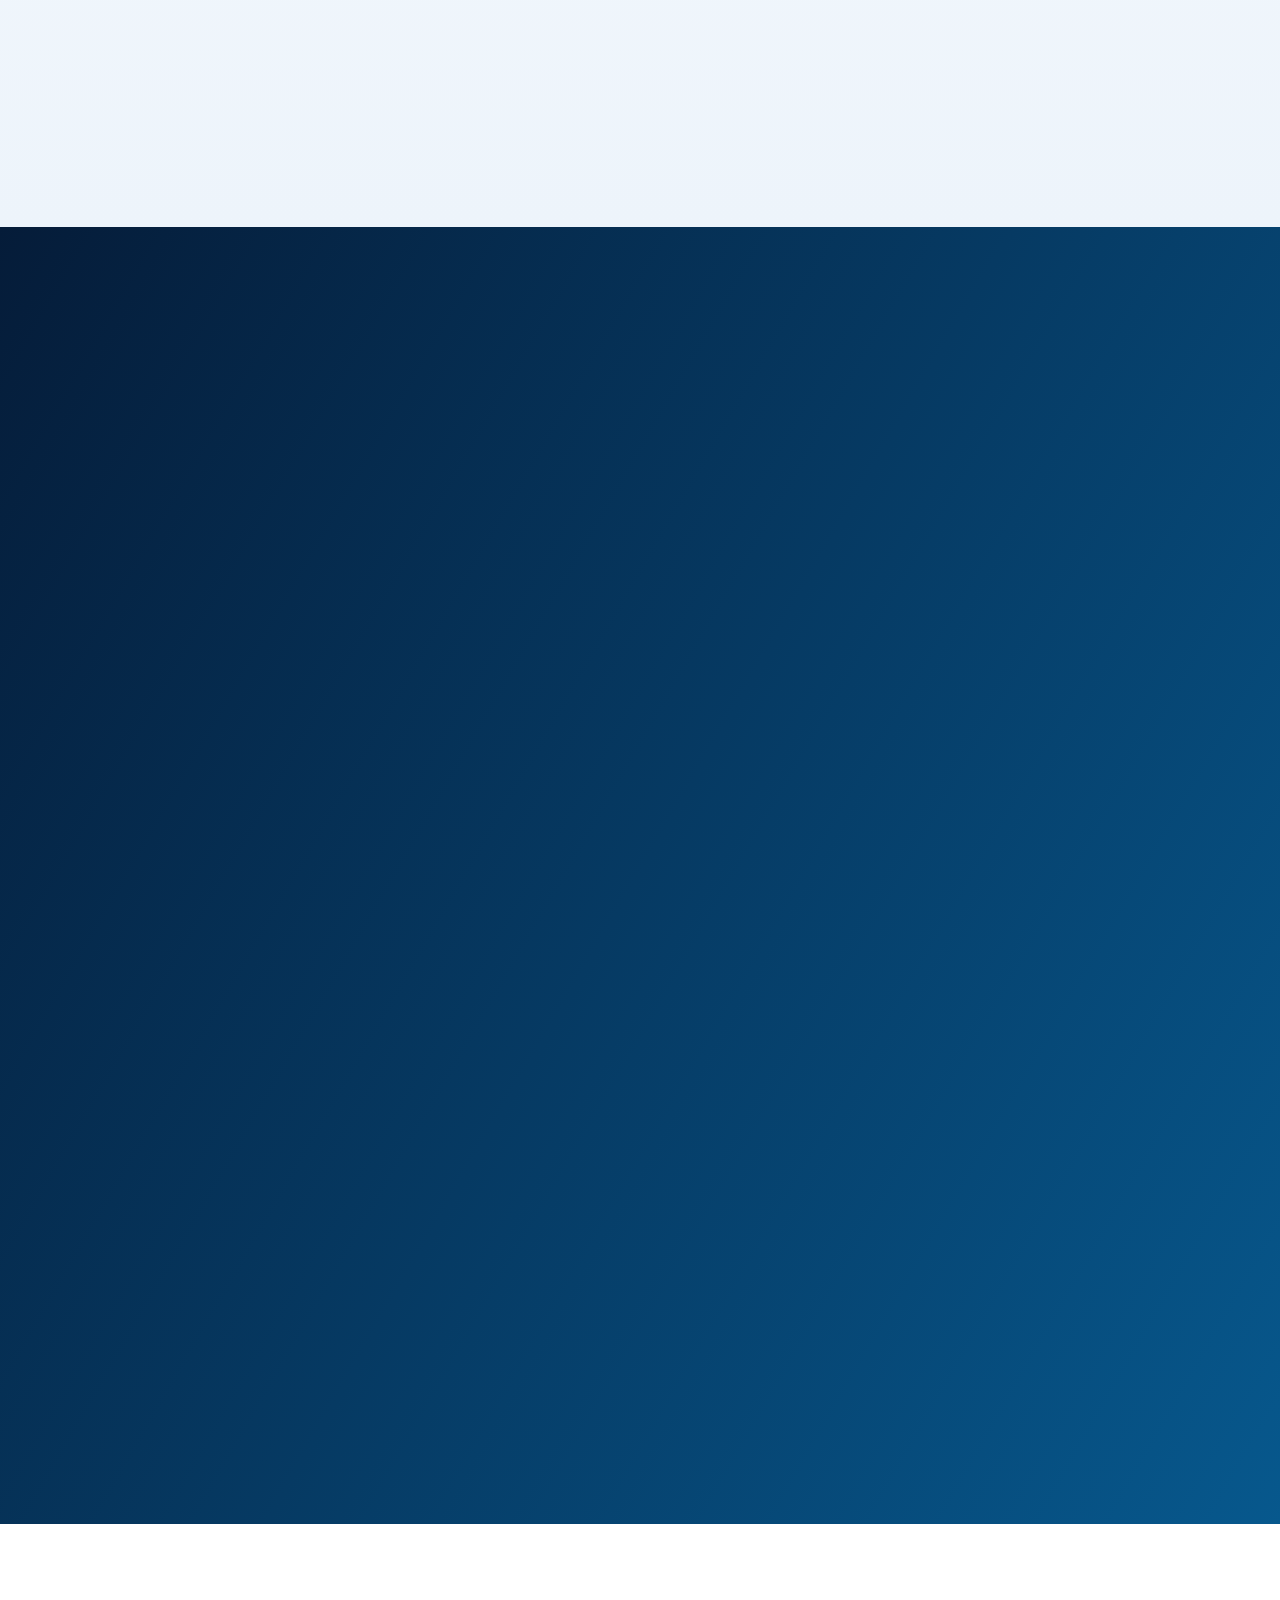
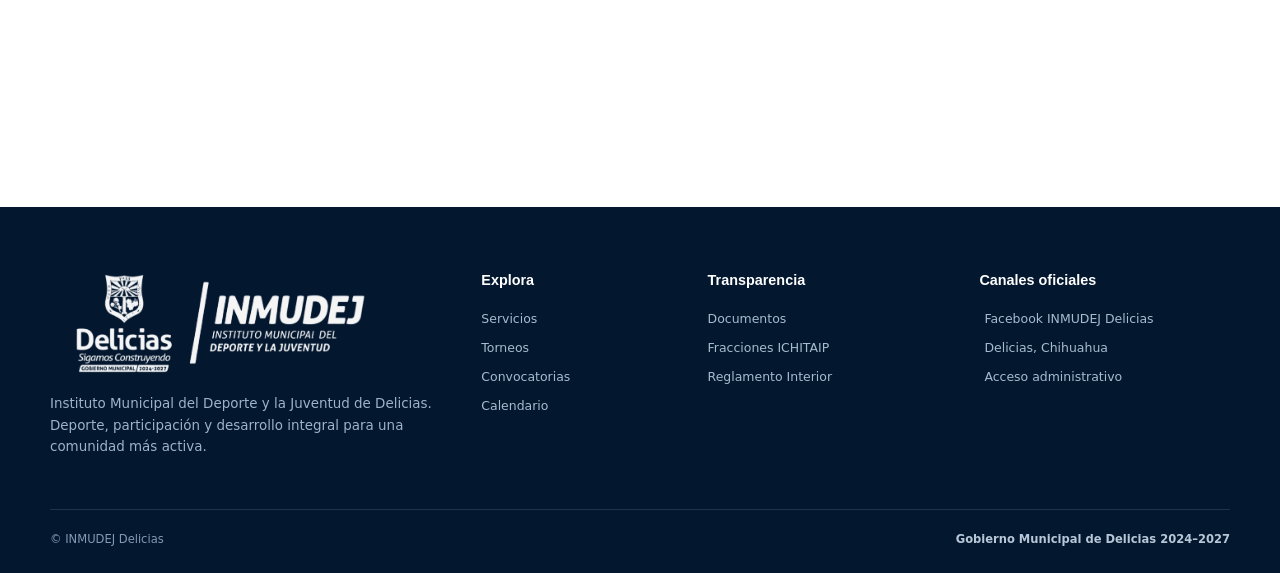
<file: test-static.html>
<!DOCTYPE html>

<html lang="es">
<head>
<meta charset="utf-8"/>
<meta content="width=device-width,initial-scale=1" name="viewport"/>
<meta content="#0d4f9e" name="theme-color"/>
<meta content="Sitio del Instituto Municipal del Deporte y la Juventud de Delicias (INMUDEJ): servicios, transparencia, calendario de actividades y publicaciones." name="description"/>
<meta content="INMUDEJ Delicias | Deporte y Juventud" property="og:title"/>
<meta content="Conoce los programas, servicios, documentos de transparencia y actividades del INMUDEJ Delicias." property="og:description"/>
<meta content="website" property="og:type"/>
<meta content="assets/img/identidad-institucional.jpg" property="og:image"/>
<title>INMUDEJ Delicias | Instituto Municipal del Deporte y la Juventud</title>




<link href="assets/css/styles.css" rel="stylesheet"/>
</head>
<body>
<a class="skip-link" href="#contenido">Saltar al contenido</a>
<nav aria-label="Navegación principal" class="nav" id="inicio">
<div class="nav-inner">
<a aria-label="INMUDEJ Delicias - Inicio" class="institutional-brand" href="#inicio">
<img alt="Gobierno Municipal de Delicias e INMUDEJ" src="assets/img/inmudej-logo.png"/>
</a>
<button aria-expanded="false" aria-label="Abrir navegación" class="mobile-nav-btn" id="mobileNavBtn" type="button"><i class="bi bi-list"></i></button>
<div class="nav-links" id="mainNav">
<a class="active" href="#inicio">Inicio</a>
<a href="#conocenos">Conócenos</a>
<a href="#servicios">Servicios</a>
<a href="#torneos">Torneos</a>
<a href="#convocatorias">Convocatorias</a>
<a href="#calendario">Calendario</a>
<a href="#transparencia">Transparencia</a>
</div>
<div class="nav-actions">
<a aria-label="Facebook de INMUDEJ" class="nav-social" data-facebook-link="" href="https://www.facebook.com/INMUDEJDelicias" rel="noopener" target="_blank"><i class="bi bi-facebook"></i></a>
<a class="btn btn-login nav-cta" href="admin.html" id="loginBtn"><i class="bi bi-person-lock"></i><span>Login</span></a>
</div>
</div>
</nav>
<header class="hero">
<div aria-hidden="true" class="hero-grid-pattern"></div>
<div aria-hidden="true" class="hero-slash slash-one"></div>
<div aria-hidden="true" class="hero-slash slash-two"></div>
<div class="container hero-grid">
<div class="hero-copy reveal in">
<div class="badge"><i class="bi bi-trophy"></i> Instituto Municipal del Deporte y la Juventud</div>
<h1><span id="heroTitlePrefix">Deporte y juventud que</span> <span id="heroTitleAccent">mueven a Delicias.</span></h1>
<p class="lead" id="heroLead">Un espacio para acercar actividades, servicios, programas y oportunidades que fortalecen la activación física, la convivencia y el desarrollo integral de niñas, niños, jóvenes y familias del municipio.</p>
<div class="hero-actions">
<a class="btn btn-primary btn-lg" href="#calendario">Ver próximas actividades <i class="bi bi-arrow-right"></i></a>
<a class="btn btn-outline btn-lg" href="#servicios">Conocer servicios <i class="bi bi-grid"></i></a>
</div>
<div class="hero-access">
<span class="hero-access-icon"><i class="bi bi-megaphone"></i></span>
<div><b>Información al día</b><span>Consulta convocatorias, eventos y avisos publicados por INMUDEJ.</span></div>
<a href="#publicaciones">Ver publicaciones <i class="bi bi-chevron-right"></i></a>
</div>
</div>
<div class="hero-visual reveal in">
<div aria-label="Galería destacada de INMUDEJ" class="hero-carousel" id="heroCarousel">
<div class="hero-carousel-track" id="heroCarouselTrack">
<article aria-hidden="false" class="hero-slide active">
<img alt="Actividades deportivas de INMUDEJ" src="assets/img/natacion-inmudej.jpg"/>
<div class="hero-photo-shade"></div>
<div class="hero-photo-label"><i class="bi bi-people-fill"></i><div><b>Más actividad. Más comunidad.</b><span>Deporte, juventud e inclusión para Delicias.</span></div></div>
</article>
</div>
<button aria-label="Imagen anterior" class="carousel-arrow prev" id="heroPrev" type="button"><i class="bi bi-chevron-left"></i></button>
<button aria-label="Imagen siguiente" class="carousel-arrow next" id="heroNext" type="button"><i class="bi bi-chevron-right"></i></button>
<div aria-label="Selector de imágenes" class="carousel-dots" id="heroDots"></div>
<div class="hero-photo-brand"><img alt="INMUDEJ Delicias" src="assets/img/inmudej-logo.png"/></div>
</div>
</div>
</div>
</header>
<section aria-label="Áreas de acción" class="trust-strip">
<div class="container trust-grid">
<article><span class="trust-icon blue"><i class="bi bi-dribbble"></i></span><div><b>Deporte</b><p>Activación, formación y competencia.</p></div></article>
<article><span class="trust-icon green"><i class="bi bi-person-arms-up"></i></span><div><b>Juventud</b><p>Participación, oportunidades y desarrollo.</p></div></article>
<article><span class="trust-icon orange"><i class="bi bi-universal-access-circle"></i></span><div><b>Inclusión</b><p>Actividades para una comunidad más abierta.</p></div></article>
<article><span class="trust-icon blue"><i class="bi bi-people"></i></span><div><b>Comunidad</b><p>Convivencia, hábitos saludables y valores.</p></div></article>
</div>
</section>
<main id="contenido">
<section class="section" data-managed-section="conocenos" id="conocenos">
<div class="container">
<div class="section-head centered reveal">
<span class="eyebrow" data-section-eyebrow="conocenos">Conócenos</span>
<h2 data-section-title="conocenos">Impulsamos el deporte, la cultura física y el desarrollo de la juventud</h2>
<p data-section-description="conocenos">INMUDEJ es el organismo municipal que articula acciones para acercar el deporte y oportunidades de desarrollo a la población de Delicias.</p>
</div>
<div class="purpose-grid">
<article class="purpose-card mission reveal">
<div class="purpose-icon"><i class="bi bi-bullseye"></i></div>
<span class="purpose-label">Misión</span>
<h3 id="missionTitle">Promover una vida activa y un desarrollo integral</h3>
<p id="missionText">Planear, promover, desarrollar, vigilar, fomentar y estimular la práctica y enseñanza del deporte, la cultura física y el desarrollo integral de la población del Municipio de Delicias, acercando programas y acciones con sentido comunitario.</p>
</article>
<article class="purpose-card vision reveal">
<div class="purpose-icon"><i class="bi bi-eye"></i></div>
<span class="purpose-label">Visión</span>
<h3 id="visionTitle">Un Delicias con más oportunidades para activarse y crecer</h3>
<p id="visionText">Consolidar un instituto cercano, incluyente y dinámico, reconocido por fortalecer el deporte municipal y generar espacios, programas y experiencias que impulsen el talento, la participación juvenil, la convivencia y hábitos saludables.</p>
</article>
</div>
<div class="institutional-note reveal">
<span class="note-icon"><i class="bi bi-bank2"></i></span>
<div><b>Marco institucional</b><p>El Reglamento Interior establece como objeto del INMUDEJ planear, promover, desarrollar, vigilar, fomentar y estimular la práctica y enseñanza del deporte, la cultura física y el desarrollo integral de la población de Delicias.</p></div>
<a href="#transparencia">Consultar normatividad <i class="bi bi-arrow-right"></i></a>
</div>
</div>
</section>
<section class="section announcements-section" data-managed-section="announcements" hidden="" id="avisos">
<div class="container">
<div class="section-head centered reveal">
<span class="eyebrow" data-section-eyebrow="announcements">Avisos destacados</span>
<h2 data-section-title="announcements">Información importante para nuestra comunidad</h2>
<p data-section-description="announcements">Consulta anuncios, cambios, recordatorios y comunicados relevantes del Instituto.</p>
</div>
<div class="announcements-grid" id="announcementsGrid"></div>
</div>
</section>
<section class="section section-soft" data-managed-section="services" id="servicios">
<div class="container">
<div class="section-head centered reveal">
<span class="eyebrow" data-section-eyebrow="services">Servicios</span>
<h2 data-section-title="services">Atención y programas para una comunidad activa</h2>
<p data-section-description="services">Consulta servicios, cursos, instalaciones, horarios, requisitos y cuotas vigentes.</p>
</div>
<div class="services-grid" id="servicesGrid"></div>
</div>
</section>
<section class="section tournaments-section" data-managed-section="tournaments" id="torneos">
<div class="container">
<div class="section-head centered reveal">
<span class="eyebrow" data-section-eyebrow="tournaments">Torneos y competencias</span>
<h2 data-section-title="tournaments">Compite, participa y representa a Delicias</h2>
<p data-section-description="tournaments">Encuentra torneos, competencias y encuentros deportivos con fechas, sedes e información de inscripción.</p>
</div>
<div class="tournaments-grid" id="tournamentsGrid"></div>
</div>
</section>
<section class="section opportunities-section section-soft" data-managed-section="calls" id="convocatorias">
<div class="container">
<div class="section-head centered reveal">
<span class="eyebrow" data-section-eyebrow="calls">Convocatorias e inscripciones</span>
<h2 data-section-title="calls">Participa en las próximas actividades de INMUDEJ</h2>
<p data-section-description="calls">Consulta convocatorias vigentes, requisitos y formularios de inscripción para competencias, cursos, torneos y programas.</p>
</div>
<div class="opportunities-grid" id="convocatoriasGrid"></div>
<div class="forms-panel reveal">
<div class="forms-panel-head"><div><span class="eyebrow">Formularios</span><h3>Inscripciones y documentos descargables</h3></div><i class="bi bi-file-earmark-arrow-down"></i></div>
<div class="forms-grid" id="formsGrid"></div>
</div>
</div>
</section>
<section class="section transparency-section" data-managed-section="transparency" id="transparencia">
<div class="container">
<div class="section-head centered reveal">
<span class="eyebrow" data-section-eyebrow="transparency">Transparencia</span>
<h2 data-section-title="transparency">Información pública y normatividad</h2>
<p data-section-description="transparency">Consulta avisos de privacidad, reglamentos, manuales y demás documentos institucionales del INMUDEJ.</p>
</div>
<div class="documents-grid" id="transparencyGrid"></div>
<div class="transparency-callout reveal">
<div><i class="bi bi-shield-check"></i><span><b>Información institucional disponible.</b> Consulta documentos, obligaciones y normatividad vigente del Instituto.</span></div>
<a href="fracciones-ichitaip.html">Consultar Fracciones ICHITAIP <i class="bi bi-arrow-right"></i></a>
</div>
</div>
</section>
<section class="section calendar-section section-soft" data-managed-section="calendar" id="calendario">
<div class="container">
<div class="section-head centered reveal">
<span class="eyebrow" data-section-eyebrow="calendar">Calendario de actividades</span>
<h2 data-section-title="calendar">Encuentra eventos, torneos, cursos y convocatorias</h2>
<p data-section-description="calendar">Consulta la agenda actualizada de actividades del Instituto.</p>
</div>
<div class="calendar-shell reveal">
<div class="calendar-toolbar">
<div><span class="calendar-kicker">Agenda INMUDEJ</span><h3 id="calendarTitle">Calendario</h3></div>
<div class="calendar-controls">
<button aria-label="Mes anterior" id="prevMonth" type="button"><i class="bi bi-chevron-left"></i></button>
<button id="todayMonth" type="button">Hoy</button>
<button aria-label="Mes siguiente" id="nextMonth" type="button"><i class="bi bi-chevron-right"></i></button>
</div>
</div>
<div class="calendar-layout">
<div class="calendar-main">
<div aria-hidden="true" class="calendar-weekdays"><span>Lun</span><span>Mar</span><span>Mié</span><span>Jue</span><span>Vie</span><span>Sáb</span><span>Dom</span></div>
<div aria-live="polite" class="calendar-grid" id="calendarGrid"></div>
</div>
<aside class="upcoming-panel">
<div class="upcoming-head"><span><i class="bi bi-calendar-event"></i></span><div><b>Próximas actividades</b><small>Agenda del Instituto</small></div></div>
<div class="upcoming-list" id="upcomingList"></div>
<a class="social-mini-cta" data-facebook-link="" href="https://www.facebook.com/INMUDEJDelicias" rel="noopener" target="_blank"><i class="bi bi-facebook"></i><span>Consulta también las convocatorias en Facebook</span><i class="bi bi-arrow-up-right"></i></a>
</aside>
</div>
</div>
</div>
</section>
<section class="section social-section" data-managed-section="social" id="publicaciones">
<div class="container">
<div class="social-head reveal">
<div><span class="eyebrow light" data-section-eyebrow="social">INMUDEJ en Facebook</span><h2 data-section-title="social">Publicaciones, convocatorias y resultados</h2><p data-section-description="social">Consulta las publicaciones de la página oficial de INMUDEJ Delicias.</p></div>
<a class="btn btn-white" data-facebook-link="" href="https://www.facebook.com/INMUDEJDelicias" rel="noopener" target="_blank"><i class="bi bi-facebook"></i> Abrir página oficial</a>
</div>
<div class="social-grid">
<div class="facebook-card reveal">
<div class="facebook-card-bar"><span><i class="bi bi-facebook"></i><b>INMUDEJ Delicias</b></span><small>Publicaciones oficiales</small></div>
<div class="facebook-embed-wrap">
<iframe allow="autoplay; clipboard-write; encrypted-media; picture-in-picture; web-share" allowfullscreen="true" frameborder="0" height="760" loading="lazy" scrolling="no" src="https://www.facebook.com/plugins/page.php?href=https%3A%2F%2Fwww.facebook.com%2FINMUDEJDelicias&amp;tabs=timeline&amp;width=500&amp;height=760&amp;small_header=false&amp;adapt_container_width=true&amp;hide_cover=false&amp;show_facepile=true&amp;appId" style="border:none;overflow:hidden" title="Publicaciones de Facebook de INMUDEJ Delicias" width="500"></iframe>
<div class="facebook-fallback">
<i class="bi bi-facebook"></i><p>Si tu navegador bloquea contenido de Facebook, puedes abrir la página oficial directamente.</p><a data-facebook-link="" href="https://www.facebook.com/INMUDEJDelicias" rel="noopener" target="_blank">Abrir Facebook <i class="bi bi-arrow-up-right"></i></a>
</div>
</div>
<a class="facebook-direct" data-facebook-link="" href="https://www.facebook.com/INMUDEJDelicias" rel="noopener" target="_blank"><i class="bi bi-facebook"></i> ¿No ves las publicaciones? Abrir INMUDEJ Delicias en Facebook <i class="bi bi-arrow-up-right"></i></a>
</div>
<aside class="social-feature reveal">
<img alt="Identidad institucional Gobierno Municipal de Delicias e INMUDEJ" src="assets/img/identidad-institucional.jpg"/>
<div class="social-feature-content"><span class="feature-tag"><i class="bi bi-lightning-charge-fill"></i> Mantente al día</span><h3>Todo el movimiento deportivo y juvenil de Delicias</h3><p>Convocatorias, torneos, resultados, reconocimientos, cursos, actividades comunitarias y avisos se comunican de forma continua a través de los canales oficiales.</p><div class="feature-points"><span><i class="bi bi-check-circle-fill"></i> Convocatorias</span><span><i class="bi bi-check-circle-fill"></i> Resultados</span><span><i class="bi bi-check-circle-fill"></i> Actividades</span><span><i class="bi bi-check-circle-fill"></i> Avisos</span></div></div>
</aside>
</div>
</div>
</section>
<section class="cta-section" id="contacto">
<div class="container">
<div class="cta-band reveal">
<div class="cta-art"><i class="bi bi-trophy"></i><i class="bi bi-person-arms-up"></i></div>
<div class="cta-copy"><span>INMUDEJ DELICIAS</span><h2>Actívate, participa y forma parte de la comunidad.</h2><p>Consulta el calendario y las redes oficiales para conocer inscripciones, sedes, requisitos y nuevas actividades.</p></div>
<a class="btn btn-green btn-lg" data-facebook-link="" href="https://www.facebook.com/INMUDEJDelicias" rel="noopener" target="_blank">Seguir en Facebook <i class="bi bi-arrow-up-right"></i></a>
<span class="cta-accent green"></span><span class="cta-accent orange"></span>
</div>
</div>
</section>
</main>
<footer class="footer">
<div class="container">
<div class="footer-grid">
<div class="footer-brand-block">
<img alt="INMUDEJ Delicias" class="footer-logo" src="assets/img/inmudej-logo.png"/>
<p>Instituto Municipal del Deporte y la Juventud de Delicias. Deporte, participación y desarrollo integral para una comunidad más activa.</p>
</div>
<div class="footer-col"><h4>Explora</h4><a href="#servicios">Servicios</a><a href="#torneos">Torneos</a><a href="#convocatorias">Convocatorias</a><a href="#calendario">Calendario</a></div>
<div class="footer-col"><h4>Transparencia</h4><a href="#transparencia">Documentos</a><a href="fracciones-ichitaip.html">Fracciones ICHITAIP</a><a href="visor-pdf.html?file=assets/pdfs/normatividad/reglamento-interior-inmudej.pdf&amp;title=Reglamento%20Interior%20del%20INMUDEJ">Reglamento Interior</a></div>
<div class="footer-col"><h4>Canales oficiales</h4><a data-facebook-link="" href="https://www.facebook.com/INMUDEJDelicias" rel="noopener" target="_blank"><i class="bi bi-facebook"></i> Facebook INMUDEJ Delicias</a><span><i class="bi bi-geo-alt"></i> <span id="footerAddress">Delicias, Chihuahua</span></span><a href="admin.html"><i class="bi bi-shield-lock"></i> Acceso administrativo</a></div>
</div>
<div class="footer-bottom"><span>© <span id="year"></span> INMUDEJ Delicias</span><strong>Gobierno Municipal de Delicias 2024–2027</strong></div>
</div>
</footer>
<div aria-live="polite" class="toast" id="siteToast" role="status"></div>
<div class="site-modal-backdrop" hidden="" id="loginModal">
<section aria-labelledby="loginModalTitle" aria-modal="true" class="site-login-modal" role="dialog">
<button aria-label="Cerrar" class="site-modal-close" id="closeLogin" type="button"><i class="bi bi-x-lg"></i></button>
<div class="login-modal-brand"><img alt="INMUDEJ Delicias" src="assets/img/inmudej-logo.png"/></div>
<span class="eyebrow">Acceso administrativo</span>
<h2 id="loginModalTitle">Administrar sitio INMUDEJ</h2>
<p>Ingresa con tu usuario o correo y contraseña para acceder a la administración del sitio.</p>
<form class="public-login-form" id="publicLoginForm">
<label>Usuario o correo<input autocomplete="username" name="identifier" placeholder="admin" required=""/></label>
<label>Contraseña<input autocomplete="current-password" name="password" required="" type="password"/></label>
<div class="login-error" id="loginMessage"></div>
<div class="site-modal-actions"><button class="btn btn-outline" id="cancelLogin" type="button">Cancelar</button><button class="btn btn-primary" type="submit"><i class="bi bi-box-arrow-in-right"></i> Ingresar</button></div>
</form>
</section>
</div>




</body>
</html>
</file>
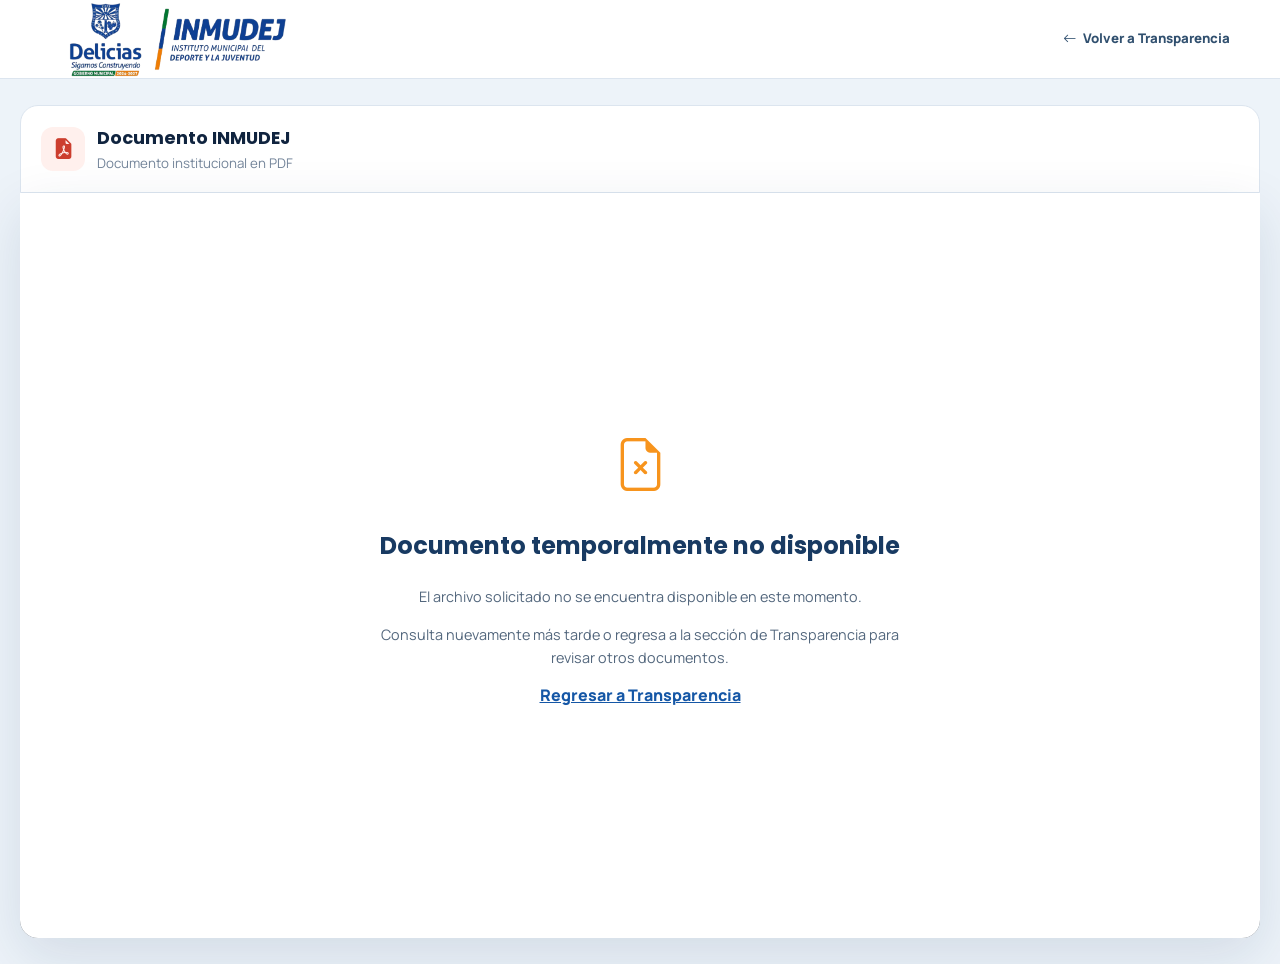
<file: visor-pdf.html>
<!doctype html>
<html lang="es">
<head>
  <meta charset="utf-8"><meta name="viewport" content="width=device-width,initial-scale=1"><meta name="theme-color" content="#0d4f9e">
  <title>Documento | INMUDEJ Delicias</title>
  <link rel="preconnect" href="https://fonts.googleapis.com"><link rel="preconnect" href="https://fonts.gstatic.com" crossorigin>
  <link href="https://fonts.googleapis.com/css2?family=Manrope:wght@400;600;700;800&family=Poppins:wght@600;700;800&display=swap" rel="stylesheet">
  <link rel="stylesheet" href="https://cdn.jsdelivr.net/npm/bootstrap-icons@1.11.3/font/bootstrap-icons.min.css"><link rel="stylesheet" href="assets/css/styles.css">
  <style>
    body{background:#edf3f9}.viewer-nav{background:#fff;border-bottom:1px solid #dce5ef}.viewer-nav .container{height:78px;display:flex;align-items:center;justify-content:space-between;gap:16px}.viewer-nav img{width:255px}.viewer-back{display:inline-flex;align-items:center;gap:7px;text-decoration:none;color:#31506f;font-weight:800;font-size:.83rem}.viewer-shell{width:min(1240px,calc(100% - 28px));margin:26px auto}.viewer-toolbar{background:#fff;border:1px solid #dce5ef;border-radius:18px 18px 0 0;padding:18px 20px;display:flex;align-items:center;justify-content:space-between;gap:18px}.viewer-title{display:flex;gap:12px;align-items:center}.viewer-title>span{width:44px;height:44px;border-radius:12px;background:#fff0ed;color:#cc3e2e;display:grid;place-items:center;font-size:1.3rem}.viewer-title h1{font-family:Poppins,sans-serif;font-size:1.12rem;margin:0}.viewer-title small{display:block;color:#74859a}.viewer-actions{display:flex;gap:8px}.viewer-frame{height:calc(100vh - 155px);min-height:650px;background:#4d5660;border-radius:0 0 18px 18px;overflow:hidden;box-shadow:var(--shadow)}.viewer-frame iframe{width:100%;height:100%;border:0;background:#fff}.missing-doc{height:100%;display:none;place-items:center;background:#fff;color:#53677d;text-align:center;padding:30px}.missing-doc.show{display:grid}.missing-doc .box{max-width:560px}.missing-doc i{font-size:3.3rem;color:var(--orange)}.missing-doc h2{font-family:Poppins,sans-serif;color:#183a62}.missing-doc code{display:block;text-align:left;background:#f1f5f9;padding:12px;border-radius:10px;word-break:break-all;margin:16px 0;color:#274664}.missing-doc p{font-size:.9rem}.missing-doc a{color:var(--blue);font-weight:800}@media(max-width:650px){.viewer-nav img{width:200px}.viewer-toolbar{align-items:flex-start;flex-direction:column}.viewer-actions{width:100%}.viewer-actions .btn{flex:1}.viewer-frame{height:calc(100vh - 220px);min-height:560px}}
  </style>
</head>
<body>
  <nav class="viewer-nav"><div class="container"><a href="index.html#transparencia"><img src="assets/img/inmudej-logo.png" alt="INMUDEJ Delicias"></a><a class="viewer-back" href="index.html#transparencia"><i class="bi bi-arrow-left"></i> Volver a Transparencia</a></div></nav>
  <main class="viewer-shell">
    <div class="viewer-toolbar"><div class="viewer-title"><span><i class="bi bi-file-earmark-pdf-fill"></i></span><div><h1 id="docTitle">Documento INMUDEJ</h1><small>Documento institucional en PDF</small></div></div><div class="viewer-actions"><a class="btn btn-outline" id="openBtn" href="#" target="_blank" rel="noopener"><i class="bi bi-box-arrow-up-right"></i> Abrir</a><a class="btn btn-primary" id="downloadBtn" href="#" download><i class="bi bi-download"></i> Descargar</a></div></div>
    <div class="viewer-frame"><iframe id="pdfFrame" title="Visor de documento PDF"></iframe><div class="missing-doc" id="missingDoc"><div class="box"><i class="bi bi-file-earmark-x"></i><h2>Documento temporalmente no disponible</h2><p>El archivo solicitado no se encuentra disponible en este momento.</p><p>Consulta nuevamente más tarde o regresa a la sección de Transparencia para revisar otros documentos.</p><a href="index.html#transparencia">Regresar a Transparencia</a></div></div>
  </main>
  <script src="assets/js/pdf-viewer.js"></script>
</body></html>
</file>
<file: assets/css/styles.css>
:root{
  --blue:#1557a6;--blue-deep:#0b3e7d;--blue-dark:#082b58;--blue-soft:#eaf3ff;
  --green:#008b46;--orange:#f7941d;--purple:#5d4fc7;--cyan:#0a8fa8;--amber:#d78a00;
  --ink:#10243f;--muted:#64748b;--line:#dce5ef;--soft:#f5f8fc;--white:#fff;
  --shadow:0 18px 55px rgba(17,48,87,.12);--shadow-sm:0 10px 30px rgba(17,48,87,.09);
  --radius:24px;--radius-md:18px;--radius-sm:12px;--container:1180px;
}
*{box-sizing:border-box}html{scroll-behavior:smooth;scroll-padding-top:88px}body{margin:0;color:var(--ink);font-family:Manrope,system-ui,-apple-system,BlinkMacSystemFont,"Segoe UI",sans-serif;background:#fff;line-height:1.6}img{display:block;max-width:100%}a{color:inherit}.container{width:min(var(--container),calc(100% - 40px));margin-inline:auto}.skip-link{position:fixed;left:16px;top:-70px;z-index:9999;background:#fff;padding:10px 14px;border-radius:10px;box-shadow:var(--shadow);font-weight:800}.skip-link:focus{top:16px}.nav{position:sticky;top:0;z-index:1000;background:rgba(255,255,255,.96);backdrop-filter:blur(14px);border-bottom:1px solid rgba(218,229,240,.85)}.nav-inner{height:84px;width:min(1240px,calc(100% - 32px));margin:auto;display:flex;align-items:center;gap:24px}.institutional-brand{display:flex;align-items:center;min-width:245px;text-decoration:none}.institutional-brand img{width:245px;max-height:65px;object-fit:contain;object-position:left center}.nav-links{margin-left:auto;display:flex;gap:4px;align-items:center}.nav-links a{position:relative;text-decoration:none;font-size:.9rem;font-weight:700;color:#3d526d;padding:12px 11px;border-radius:10px;transition:.2s}.nav-links a:hover,.nav-links a.active{color:var(--blue);background:#f3f7fc}.nav-links a.active:after{content:"";position:absolute;left:14px;right:14px;bottom:5px;height:2px;border-radius:2px;background:var(--green)}.mobile-nav-btn{display:none;border:0;background:#eef4fb;color:var(--blue);width:44px;height:44px;border-radius:12px;font-size:1.5rem}.btn{display:inline-flex;align-items:center;justify-content:center;gap:9px;border-radius:12px;padding:12px 17px;text-decoration:none;font-weight:800;font-size:.91rem;border:1px solid transparent;transition:transform .2s,box-shadow .2s,background .2s}.btn:hover{transform:translateY(-2px)}.btn-primary{background:linear-gradient(135deg,var(--blue),#1b68bf);color:#fff;box-shadow:0 10px 24px rgba(21,87,166,.22)}.btn-outline{border-color:#c7d8ea;background:rgba(255,255,255,.84);color:var(--blue-deep)}.btn-white{background:#fff;color:var(--blue-deep);box-shadow:0 12px 30px rgba(0,0,0,.12)}.btn-green{background:var(--green);color:#fff;box-shadow:0 12px 28px rgba(0,139,70,.25)}.btn-lg{padding:14px 20px;font-size:.96rem}.nav-cta{white-space:nowrap}
.hero{position:relative;overflow:hidden;background:linear-gradient(118deg,#f9fbfe 0%,#f3f7fc 52%,#ecf4fd 100%);min-height:650px;display:flex;align-items:center}.hero-grid-pattern{position:absolute;inset:0;background-image:linear-gradient(rgba(21,87,166,.035) 1px,transparent 1px),linear-gradient(90deg,rgba(21,87,166,.035) 1px,transparent 1px);background-size:54px 54px;mask-image:linear-gradient(to right,#000,transparent 72%)}.hero:after{content:"";position:absolute;right:-10%;top:-30%;width:600px;height:900px;background:linear-gradient(180deg,rgba(21,87,166,.06),rgba(0,139,70,.03));transform:rotate(22deg);border-radius:60px}.hero-slash{position:absolute;z-index:0;transform:rotate(24deg);border-radius:40px}.slash-one{width:28px;height:290px;background:linear-gradient(var(--green) 0 38%,var(--blue) 38% 76%,var(--orange) 76%);left:52%;top:-72px;opacity:.9}.slash-two{width:10px;height:260px;background:var(--blue);left:54.2%;bottom:-90px;opacity:.12}.hero-grid{position:relative;z-index:2;display:grid;grid-template-columns:1.05fr .95fr;gap:60px;align-items:center;padding:76px 0}.badge{display:inline-flex;align-items:center;gap:9px;padding:8px 12px;border:1px solid #cfe0f3;border-radius:999px;background:rgba(255,255,255,.72);font-size:.78rem;text-transform:uppercase;letter-spacing:.07em;font-weight:800;color:var(--blue);margin-bottom:19px}.hero h1{font-family:Poppins,sans-serif;font-size:clamp(2.7rem,5vw,4.5rem);line-height:1.03;letter-spacing:-.045em;margin:0 0 22px;color:#0d2e56}.hero h1 span{color:var(--blue);position:relative}.hero h1 span:after{content:"";position:absolute;height:8px;background:linear-gradient(90deg,var(--green),var(--orange));left:3px;right:6px;bottom:-6px;border-radius:10px;opacity:.85}.lead{font-size:1.1rem;color:#51677f;max-width:690px;margin:0 0 28px}.hero-actions{display:flex;gap:12px;flex-wrap:wrap}.hero-access{margin-top:30px;display:grid;grid-template-columns:auto 1fr auto;align-items:center;gap:13px;background:#fff;border:1px solid #dfe9f3;padding:15px 16px;border-radius:16px;box-shadow:var(--shadow-sm);max-width:650px}.hero-access-icon{width:43px;height:43px;border-radius:12px;background:var(--blue-soft);display:grid;place-items:center;color:var(--blue);font-size:1.15rem}.hero-access div{display:flex;flex-direction:column}.hero-access b{font-size:.88rem}.hero-access span{font-size:.75rem;color:var(--muted)}.hero-access a{text-decoration:none;color:var(--blue);font-size:.8rem;font-weight:800;white-space:nowrap}.hero-visual{position:relative}.hero-photo-card{height:500px;position:relative;border-radius:34px;overflow:hidden;box-shadow:0 30px 70px rgba(15,62,125,.25);border:8px solid rgba(255,255,255,.8)}.hero-photo-card>img{width:100%;height:100%;object-fit:cover;object-position:34% center}.hero-photo-shade{position:absolute;inset:0;background:linear-gradient(180deg,rgba(5,38,78,.02) 30%,rgba(6,43,89,.88) 100%)}.hero-photo-brand{position:absolute;top:22px;right:22px;background:rgba(255,255,255,.94);border-radius:16px;padding:12px 14px;box-shadow:0 12px 30px rgba(0,0,0,.12)}.hero-photo-brand img{width:260px}.hero-photo-label{position:absolute;left:24px;bottom:24px;color:#fff;display:flex;gap:13px;align-items:center}.hero-photo-label>i{width:48px;height:48px;border-radius:14px;background:var(--green);display:grid;place-items:center;font-size:1.3rem}.hero-photo-label div{display:flex;flex-direction:column}.hero-photo-label b{font-size:1rem}.hero-photo-label span{font-size:.78rem;opacity:.86}
.trust-strip{background:#fff;border-top:1px solid #e7edf4;border-bottom:1px solid #e7edf4}.trust-grid{display:grid;grid-template-columns:repeat(4,1fr)}.trust-grid article{display:flex;align-items:center;gap:13px;padding:22px 18px;border-right:1px solid #edf2f7}.trust-grid article:last-child{border-right:0}.trust-icon,.service-icon,.info-icon{width:44px;height:44px;border-radius:13px;display:grid;place-items:center;font-size:1.2rem;flex:none}.blue{background:#e9f2ff;color:var(--blue)}.green{background:#e9f8ef;color:var(--green)}.orange{background:#fff2e4;color:var(--orange)}.purple{background:#f0edff;color:var(--purple)}.cyan{background:#e8f8fb;color:var(--cyan)}.amber{background:#fff6e5;color:var(--amber)}.trust-grid b{font-size:.88rem}.trust-grid p{margin:2px 0 0;font-size:.75rem;color:var(--muted)}
.section{padding:92px 0}.section-soft{background:var(--soft)}.section-head{max-width:780px;margin:0 auto 46px}.section-head.centered{text-align:center}.eyebrow{display:inline-block;color:var(--blue);font-weight:800;text-transform:uppercase;letter-spacing:.13em;font-size:.72rem;margin-bottom:9px}.eyebrow.light{color:#a9d4ff}.section-head h2,.social-head h2{font-family:Poppins,sans-serif;font-size:clamp(2rem,3.4vw,3.05rem);line-height:1.12;letter-spacing:-.035em;margin:0 0 14px;color:#102f55}.section-head p{color:var(--muted);font-size:1rem;margin:0}.purpose-grid{display:grid;grid-template-columns:1fr 1fr;gap:24px}.purpose-card{position:relative;overflow:hidden;border:1px solid #dce6f0;background:#fff;border-radius:var(--radius);padding:34px;box-shadow:var(--shadow-sm)}.purpose-card:after{content:"";position:absolute;right:-60px;top:-70px;width:190px;height:190px;border-radius:50%;background:var(--blue-soft)}.purpose-card.vision:after{background:#e9f8ef}.purpose-icon{position:relative;z-index:2;width:58px;height:58px;border-radius:17px;background:var(--blue);color:#fff;display:grid;place-items:center;font-size:1.45rem;margin-bottom:22px}.vision .purpose-icon{background:var(--green)}.purpose-label{color:var(--blue);font-size:.72rem;letter-spacing:.14em;text-transform:uppercase;font-weight:800}.vision .purpose-label{color:var(--green)}.purpose-card h3{font-family:Poppins,sans-serif;font-size:1.55rem;line-height:1.2;margin:7px 0 12px;position:relative;z-index:2}.purpose-card p{color:#5f7185;margin:0;position:relative;z-index:2}.institutional-note{margin-top:24px;border:1px solid #dce6f0;border-left:4px solid var(--orange);border-radius:16px;padding:18px 20px;background:#fbfdff;display:grid;grid-template-columns:auto 1fr auto;gap:14px;align-items:center}.note-icon{width:46px;height:46px;border-radius:13px;display:grid;place-items:center;background:#e9f2ff;color:var(--blue);font-size:1.2rem}.institutional-note b{font-size:.9rem}.institutional-note p{margin:2px 0 0;color:var(--muted);font-size:.82rem}.institutional-note a{font-weight:800;color:var(--blue);font-size:.82rem;text-decoration:none;white-space:nowrap}
.services-grid{display:grid;grid-template-columns:repeat(3,1fr);gap:20px}.service-card{background:#fff;border:1px solid #dfe7ef;border-radius:20px;padding:28px;min-height:290px;display:flex;flex-direction:column;transition:.24s}.service-card:hover{transform:translateY(-5px);box-shadow:var(--shadow);border-color:#cddceb}.service-card h3{font-family:Poppins,sans-serif;font-size:1.15rem;line-height:1.25;margin:20px 0 10px}.service-card p{color:var(--muted);font-size:.9rem;margin:0 0 20px}.service-card a{margin-top:auto;color:var(--blue);text-decoration:none;font-weight:800;font-size:.84rem}
.transparency-section{background:#fff}.documents-grid{display:grid;grid-template-columns:repeat(3,1fr);gap:18px}.document-card{position:relative;display:flex;flex-direction:column;gap:17px;text-decoration:none;background:#fff;border:1px solid #dde7f1;border-radius:20px;padding:26px;min-height:300px;transition:.24s;box-shadow:0 7px 22px rgba(30,68,111,.05)}.document-card:hover{transform:translateY(-5px);box-shadow:var(--shadow);border-color:#bfd4ea}.doc-icon{width:54px;height:54px;border-radius:15px;display:grid;place-items:center;font-size:1.35rem}.doc-icon.privacy{background:#e9f8ef;color:var(--green)}.doc-icon.access{background:#e9f2ff;color:var(--blue)}.doc-icon.rules{background:#fff2e4;color:var(--orange)}.doc-icon.org{background:#f0edff;color:var(--purple)}.doc-type{font-size:.68rem;text-transform:uppercase;letter-spacing:.13em;font-weight:800;color:#8291a3}.document-card h3{font-family:Poppins,sans-serif;font-size:1.12rem;line-height:1.25;margin:6px 0 10px}.document-card p{margin:0;color:var(--muted);font-size:.86rem}.doc-action{margin-top:auto;color:var(--blue);font-size:.82rem;font-weight:800;display:flex;justify-content:space-between;align-items:center;border-top:1px solid #edf2f6;padding-top:15px}.transparency-callout{margin-top:24px;border-radius:18px;background:linear-gradient(105deg,#0d4b94,#0f5fb3);color:#fff;padding:20px 23px;display:flex;justify-content:space-between;align-items:center;gap:20px}.transparency-callout>div{display:flex;align-items:center;gap:12px}.transparency-callout i{font-size:1.3rem}.transparency-callout span{font-size:.85rem}.transparency-callout code{background:rgba(255,255,255,.14);padding:2px 6px;border-radius:6px}.transparency-callout a{color:#fff;text-decoration:none;font-weight:800;white-space:nowrap;font-size:.84rem}
.calendar-shell{background:#fff;border:1px solid #dce5ef;border-radius:26px;box-shadow:var(--shadow);overflow:hidden}.calendar-toolbar{padding:24px 26px;border-bottom:1px solid #e5ecf3;display:flex;justify-content:space-between;align-items:center}.calendar-kicker{color:var(--blue);font-size:.67rem;text-transform:uppercase;letter-spacing:.14em;font-weight:800}.calendar-toolbar h3{font-family:Poppins,sans-serif;font-size:1.5rem;margin:2px 0 0}.calendar-controls{display:flex;gap:8px}.calendar-controls button{border:1px solid #d7e2ed;background:#fff;color:#33506e;min-width:42px;height:40px;border-radius:10px;font-weight:800;cursor:pointer}.calendar-controls button:hover{background:#f2f7fc}.calendar-layout{display:grid;grid-template-columns:1fr 330px;min-height:560px}.calendar-main{padding:20px 22px}.calendar-weekdays,.calendar-grid{display:grid;grid-template-columns:repeat(7,1fr)}.calendar-weekdays span{text-align:center;padding:8px 4px;font-size:.69rem;text-transform:uppercase;letter-spacing:.08em;color:#8796a8;font-weight:800}.calendar-grid{border-top:1px solid #e6edf4;border-left:1px solid #e6edf4}.calendar-day{min-height:90px;border-right:1px solid #e6edf4;border-bottom:1px solid #e6edf4;padding:8px;position:relative;background:#fff}.calendar-day.muted{background:#fafcfe;color:#a3afbd}.calendar-day.today .day-num{background:var(--blue);color:#fff}.day-num{width:28px;height:28px;border-radius:9px;display:grid;place-items:center;font-size:.74rem;font-weight:800}.day-events{display:flex;flex-direction:column;gap:4px;margin-top:5px}.day-event{font-size:.64rem;line-height:1.25;border-radius:6px;padding:4px 5px;background:#eaf3ff;color:var(--blue-deep);font-weight:700;white-space:nowrap;overflow:hidden;text-overflow:ellipsis}.day-event.green{background:#e9f8ef;color:#087640}.day-event.orange{background:#fff1e1;color:#a85a00}.upcoming-panel{border-left:1px solid #e5ecf3;background:#f8fbfe;padding:22px}.upcoming-head{display:flex;gap:11px;align-items:center;padding-bottom:18px;border-bottom:1px solid #e2eaf2}.upcoming-head>span{width:42px;height:42px;border-radius:12px;background:var(--blue);color:#fff;display:grid;place-items:center}.upcoming-head div{display:flex;flex-direction:column}.upcoming-head b{font-size:.9rem}.upcoming-head small{font-size:.7rem;color:var(--muted)}.upcoming-list{display:flex;flex-direction:column;gap:12px;margin:18px 0}.upcoming-item{background:#fff;border:1px solid #e0e8f1;border-radius:14px;padding:13px}.upcoming-date{font-size:.68rem;color:var(--blue);font-weight:800;text-transform:uppercase}.upcoming-item b{display:block;font-size:.85rem;margin:4px 0}.upcoming-item small{display:block;color:var(--muted);font-size:.7rem}.empty-events{padding:34px 14px;text-align:center;color:#7a899b}.empty-events i{display:block;font-size:2rem;color:#aec2d6;margin-bottom:8px}.empty-events b{display:block;color:#415873}.empty-events p{font-size:.75rem;margin:5px 0 0}.social-mini-cta{margin-top:14px;padding:13px;border-radius:13px;background:#e9f2ff;color:var(--blue);display:grid;grid-template-columns:auto 1fr auto;gap:8px;align-items:center;text-decoration:none;font-size:.72rem;font-weight:800}
.social-section{background:linear-gradient(132deg,#0a3973 0%,#0f57a2 58%,#0c6f78 140%);color:#fff;overflow:hidden}.social-head{display:flex;align-items:end;justify-content:space-between;gap:30px;margin-bottom:40px}.social-head>div{max-width:730px}.social-head h2{color:#fff;margin-bottom:12px}.social-head p{margin:0;color:#cfdef0}.social-grid{display:grid;grid-template-columns:minmax(500px,1.08fr) .92fr;gap:30px;align-items:stretch}.facebook-card{background:#fff;border-radius:24px;overflow:hidden;box-shadow:0 24px 70px rgba(0,0,0,.2)}.facebook-card-bar{height:64px;color:var(--ink);display:flex;align-items:center;justify-content:space-between;padding:0 20px;border-bottom:1px solid #e7edf3}.facebook-card-bar span{display:flex;gap:9px;align-items:center}.facebook-card-bar i{color:#1877f2;font-size:1.35rem}.facebook-card-bar small{color:#7e8c9b}.facebook-embed-wrap{min-height:760px;display:flex;justify-content:center;align-items:flex-start;background:#f4f6f8;position:relative;padding:0}.facebook-embed-wrap iframe{max-width:100%}.facebook-fallback{display:none;position:absolute;inset:0;background:#f7f9fb;color:#5b6d80;place-items:center;text-align:center;padding:30px}.facebook-fallback i{font-size:3rem;color:#1877f2}.facebook-fallback p{max-width:360px}.facebook-fallback a{color:var(--blue);font-weight:800}.facebook-direct{display:flex;justify-content:center;align-items:center;gap:8px;padding:14px 16px;color:#1557a6;background:#fff;text-decoration:none;font-size:.78rem;font-weight:800;border-top:1px solid #e7edf3}.social-feature{border-radius:24px;overflow:hidden;position:relative;background:#fff;color:var(--ink);box-shadow:0 24px 70px rgba(0,0,0,.18)}.social-feature>img{width:100%;height:320px;object-fit:cover}.social-feature-content{padding:30px}.feature-tag{display:inline-flex;align-items:center;gap:7px;padding:7px 10px;border-radius:999px;background:#e9f8ef;color:var(--green);font-size:.7rem;font-weight:800;text-transform:uppercase;letter-spacing:.08em}.social-feature h3{font-family:Poppins,sans-serif;font-size:1.65rem;line-height:1.2;margin:16px 0 12px}.social-feature p{color:var(--muted);font-size:.9rem}.feature-points{display:grid;grid-template-columns:1fr 1fr;gap:10px;margin-top:20px}.feature-points span{font-size:.78rem;font-weight:800;color:#3f5871}.feature-points i{color:var(--green);margin-right:5px}
.cta-section{padding:58px 0;background:#fff}.cta-band{position:relative;overflow:hidden;border-radius:26px;background:linear-gradient(108deg,#0f4f9a,#1563b4);color:#fff;padding:38px 42px;display:grid;grid-template-columns:auto 1fr auto;gap:24px;align-items:center}.cta-art{display:flex;gap:8px;font-size:2rem;opacity:.8}.cta-copy span{font-size:.67rem;letter-spacing:.13em;font-weight:800}.cta-copy h2{font-family:Poppins,sans-serif;font-size:1.65rem;line-height:1.15;margin:5px 0 8px}.cta-copy p{margin:0;color:#d9e7f7;font-size:.86rem}.cta-accent{position:absolute;bottom:0;height:7px}.cta-accent.green{left:0;width:31%;background:var(--green)}.cta-accent.orange{left:31%;width:15%;background:var(--orange)}
.footer{background:#071f3d;color:#fff;padding:58px 0 24px}.footer-grid{display:grid;grid-template-columns:1.7fr .8fr 1fr 1.1fr;gap:44px}.footer-logo{width:340px;filter:brightness(0) invert(1);opacity:.96}.footer-brand-block p{color:#9eb3ca;max-width:430px;font-size:.84rem}.footer-col{display:flex;flex-direction:column;gap:9px}.footer-col h4{font-family:Poppins,sans-serif;font-size:.9rem;margin:4px 0 8px}.footer-col a,.footer-col span{color:#a8bbce;text-decoration:none;font-size:.78rem}.footer-col a:hover{color:#fff}.footer-col i{margin-right:5px}.footer-bottom{margin-top:38px;padding-top:20px;border-top:1px solid rgba(255,255,255,.12);display:flex;justify-content:space-between;color:#839ab2;font-size:.72rem}.footer-bottom strong{color:#b7c7d7;font-weight:700}.toast{position:fixed;left:50%;bottom:24px;transform:translate(-50%,30px);background:#0e2e54;color:#fff;padding:12px 17px;border-radius:12px;box-shadow:var(--shadow);font-size:.82rem;font-weight:700;opacity:0;pointer-events:none;transition:.25s;z-index:9999}.toast.show{opacity:1;transform:translate(-50%,0)}.reveal{opacity:0;transform:translateY(18px);transition:opacity .65s ease,transform .65s ease}.reveal.in{opacity:1;transform:none}
@media(max-width:1080px){.nav-inner{gap:12px}.institutional-brand{min-width:205px}.institutional-brand img{width:205px}.nav-links a{font-size:.8rem;padding:10px 8px}.nav-cta span{display:none}.hero-grid{gap:34px}.services-grid,.documents-grid{grid-template-columns:repeat(2,1fr)}.calendar-layout{grid-template-columns:1fr 290px}.social-grid{grid-template-columns:520px 1fr}.footer-grid{grid-template-columns:1.5fr 1fr 1fr}.footer-col:last-child{grid-column:2/4}.footer-logo{width:300px}}
@media(max-width:860px){html{scroll-padding-top:74px}.nav-inner{height:72px}.institutional-brand img{width:220px;max-height:56px}.mobile-nav-btn{display:block;margin-left:auto}.nav-links{position:absolute;top:72px;left:16px;right:16px;background:#fff;border:1px solid #dfe7ef;border-radius:16px;box-shadow:var(--shadow);padding:8px;display:none;flex-direction:column;align-items:stretch}.nav-links.open{display:flex}.nav-links a{padding:12px}.nav-links a.active:after{display:none}.nav-cta{display:none}.hero{min-height:auto}.hero-grid{grid-template-columns:1fr;padding:56px 0}.hero-copy{text-align:center}.lead{margin-inline:auto}.hero-actions{justify-content:center}.hero-access{text-align:left;margin-inline:auto}.hero-visual{max-width:650px;margin:auto;width:100%}.hero-photo-card{height:430px}.slash-one{left:auto;right:15%;opacity:.35}.trust-grid{grid-template-columns:repeat(2,1fr)}.trust-grid article:nth-child(2){border-right:0}.trust-grid article:nth-child(-n+2){border-bottom:1px solid #edf2f7}.purpose-grid{grid-template-columns:1fr}.institutional-note{grid-template-columns:auto 1fr}.institutional-note a{grid-column:2}.calendar-layout{grid-template-columns:1fr}.upcoming-panel{border-left:0;border-top:1px solid #e5ecf3}.social-grid{grid-template-columns:1fr}.facebook-card{max-width:600px;margin:auto;width:100%}.social-feature{max-width:600px;margin:auto}.social-head{align-items:flex-start;flex-direction:column}.footer-grid{grid-template-columns:1fr 1fr}.footer-brand-block{grid-column:1/-1}.footer-col:last-child{grid-column:auto}.footer-logo{width:320px}}
@media(max-width:620px){.container{width:min(100% - 28px,var(--container))}.institutional-brand img{width:190px}.hero-grid{padding:42px 0}.hero h1{font-size:2.55rem}.hero h1 span:after{height:5px}.lead{font-size:.98rem}.hero-actions{flex-direction:column}.hero-actions .btn{width:100%}.hero-access{grid-template-columns:auto 1fr}.hero-access>a{grid-column:2}.hero-photo-card{height:360px;border-radius:24px}.hero-photo-brand{top:14px;right:14px;padding:9px 10px}.hero-photo-brand img{width:190px}.hero-photo-label{left:15px;bottom:15px}.trust-grid{grid-template-columns:1fr}.trust-grid article{border-right:0;border-bottom:1px solid #edf2f7!important}.section{padding:70px 0}.section-head{margin-bottom:34px}.section-head h2,.social-head h2{font-size:2rem}.purpose-card,.service-card,.document-card{padding:24px}.services-grid,.documents-grid{grid-template-columns:1fr}.institutional-note{grid-template-columns:1fr;text-align:left}.institutional-note a{grid-column:auto}.transparency-callout{flex-direction:column;align-items:flex-start}.calendar-toolbar{padding:18px;align-items:flex-start;gap:15px;flex-direction:column}.calendar-main{padding:12px 8px}.calendar-weekdays span{font-size:.58rem}.calendar-day{min-height:66px;padding:5px}.day-events{display:none}.day-num{width:24px;height:24px;font-size:.68rem}.facebook-embed-wrap{min-height:760px;overflow:hidden}.facebook-embed-wrap iframe{width:500px;min-width:500px;transform-origin:top center;transform:scale(.88);margin-bottom:-91px}.social-feature>img{height:230px}.feature-points{grid-template-columns:1fr}.cta-band{grid-template-columns:1fr;padding:30px 26px}.cta-art{display:none}.footer-grid{grid-template-columns:1fr;gap:26px}.footer-brand-block{grid-column:auto}.footer-col:last-child{grid-column:auto}.footer-logo{width:280px}.footer-bottom{flex-direction:column;gap:6px}.hero-slash{display:none}}

/* ===== CMS-driven modules ===== */
.hero-carousel{height:500px;position:relative;border-radius:30px;overflow:hidden;box-shadow:0 30px 80px rgba(14,55,101,.22);background:#dfeaf5}.hero-carousel-track{position:absolute;inset:0}.hero-slide{position:absolute;inset:0;opacity:0;transform:scale(1.035);transition:opacity .65s ease,transform 1s ease;pointer-events:none}.hero-slide.active{opacity:1;transform:scale(1);pointer-events:auto}.hero-slide>img{width:100%;height:100%;object-fit:cover}.hero-slide .hero-photo-shade{position:absolute;inset:0;background:linear-gradient(180deg,rgba(3,21,43,.05) 35%,rgba(3,21,43,.78) 100%)}.carousel-arrow{position:absolute;z-index:4;top:50%;transform:translateY(-50%);width:44px;height:44px;border-radius:50%;border:1px solid rgba(255,255,255,.45);background:rgba(6,31,63,.46);backdrop-filter:blur(8px);color:#fff;display:grid;place-items:center;cursor:pointer;transition:.2s}.carousel-arrow:hover{background:rgba(6,31,63,.72);transform:translateY(-50%) scale(1.05)}.carousel-arrow.prev{left:16px}.carousel-arrow.next{right:16px}.carousel-dots{position:absolute;z-index:5;left:50%;bottom:18px;transform:translateX(-50%);display:flex;gap:7px}.carousel-dots button{width:8px;height:8px;border:0;border-radius:999px;background:rgba(255,255,255,.55);padding:0;cursor:pointer;transition:.25s}.carousel-dots button.active{width:25px;background:#fff}.hero-carousel .hero-photo-label{z-index:3;bottom:46px}.hero-carousel .hero-photo-brand{z-index:4}.service-price{margin-top:17px;padding:11px 13px;border-radius:12px;background:#f3f8fe;border:1px solid #e0eaf5;display:flex;align-items:center;justify-content:space-between;gap:12px}.service-price span{font-size:.67rem;color:var(--muted);font-weight:800;text-transform:uppercase;letter-spacing:.06em}.service-price b{color:var(--blue);font-size:.9rem}.service-details{display:block;margin-top:10px;color:#6a7d91;font-size:.72rem;line-height:1.45}.opportunities-section{background:#fff}.opportunities-grid{display:grid;grid-template-columns:repeat(3,1fr);gap:22px}.opportunity-card{border:1px solid #dce5ef;border-radius:22px;overflow:hidden;background:#fff;box-shadow:var(--shadow-sm);transition:.25s}.opportunity-card:hover{transform:translateY(-4px);box-shadow:var(--shadow)}.opportunity-image{height:230px;position:relative;background:#edf4fa}.opportunity-image img{width:100%;height:100%;object-fit:cover}.opportunity-placeholder{width:100%;height:100%;display:grid;place-items:center;background:linear-gradient(135deg,#e8f2fe,#edf8f2);font-size:3rem;color:#8eb0d1}.opportunity-tag{position:absolute;left:14px;top:14px;padding:6px 10px;border-radius:999px;background:rgba(6,45,88,.86);color:#fff;font-size:.66rem;font-weight:800;backdrop-filter:blur(7px)}.opportunity-body{padding:22px}.opportunity-body>small{font-size:.68rem;color:var(--green);font-weight:800;text-transform:uppercase}.opportunity-body h3{font-family:Poppins,sans-serif;font-size:1.12rem;line-height:1.25;margin:7px 0 8px}.opportunity-body p{font-size:.82rem;color:var(--muted);margin:0 0 17px}.opportunity-actions{display:flex;gap:8px;flex-wrap:wrap}.opportunity-actions .btn{padding:9px 12px;font-size:.73rem}.public-empty{grid-column:1/-1;border:1px dashed #c9d7e5;border-radius:20px;background:#f8fbfe;padding:42px;text-align:center;color:#74869a}.public-empty i{display:block;font-size:2rem;color:#9db8d2;margin-bottom:8px}.public-empty b{display:block;color:#3f5872}.public-empty p{font-size:.78rem;margin:5px 0 0}.forms-panel{margin-top:34px;border-radius:22px;background:linear-gradient(120deg,#f7fafd,#eef5fc);border:1px solid #dae6f1;padding:24px}.forms-panel-head{display:flex;align-items:center;justify-content:space-between;gap:20px;margin-bottom:17px}.forms-panel-head h3{font-family:Poppins,sans-serif;margin:4px 0 0;color:var(--blue-deep);font-size:1.3rem}.forms-panel-head>i{font-size:2rem;color:#a4bdd5}.forms-grid{display:grid;grid-template-columns:repeat(2,1fr);gap:12px}.form-download{display:grid;grid-template-columns:auto 1fr auto;align-items:center;gap:12px;padding:14px;background:#fff;border:1px solid #dce5ef;border-radius:14px;text-decoration:none;transition:.2s}.form-download:hover{transform:translateY(-2px);border-color:#aec6df}.form-download>span{width:42px;height:42px;border-radius:11px;background:#eaf3ff;color:var(--blue);display:grid;place-items:center}.form-download>div{display:flex;flex-direction:column}.form-download b{font-size:.8rem}.form-download small{font-size:.68rem;color:var(--muted)}.form-download>i{color:#8ba0b7}.forms-empty{grid-column:1/-1;padding:20px;border:1px dashed #c7d6e5;border-radius:13px;color:#73869a;display:flex;gap:10px;align-items:center;justify-content:center;font-size:.78rem}.forms-empty i{color:var(--blue);font-size:1.2rem}
@media(max-width:1080px){.opportunities-grid{grid-template-columns:repeat(2,1fr)}}
@media(max-width:860px){.hero-carousel{height:430px}.opportunities-grid{grid-template-columns:1fr 1fr}.forms-grid{grid-template-columns:1fr}}
@media(max-width:620px){.hero-carousel{height:360px;border-radius:24px}.opportunities-grid{grid-template-columns:1fr}.opportunity-image{height:210px}.forms-panel{padding:18px}.carousel-arrow{width:38px;height:38px}.hero-carousel .hero-photo-label{bottom:42px}}

/* ===== Landing v3: visual fixes + login ===== */
.nav-inner{width:min(1280px,calc(100% - 32px));gap:16px}.institutional-brand{min-width:220px}.institutional-brand img{width:220px}.nav-links{gap:1px}.nav-links a{font-size:.82rem;padding:11px 9px}.nav-actions{display:flex;align-items:center;gap:8px}.nav-social{width:42px;height:42px;border-radius:12px;display:grid;place-items:center;text-decoration:none;background:#eef5ff;color:var(--blue);border:1px solid #d9e7f5;font-size:1.1rem;transition:.2s}.nav-social:hover{transform:translateY(-2px);background:#e7f1fd}.btn-login{background:#0d3d78;color:#fff;box-shadow:0 9px 22px rgba(13,61,120,.18);padding:11px 15px}.btn-login:hover{background:#0a3265}
.hero{min-height:640px}.hero-grid{grid-template-columns:minmax(0,.92fr) minmax(430px,1.08fr);gap:42px;padding:68px 0}.hero-copy{min-width:0}.hero h1{font-size:clamp(2.85rem,4.35vw,4.15rem);line-height:.99;letter-spacing:-.05em;max-width:650px;margin-bottom:24px}.hero h1 span{display:inline;color:var(--blue)}.hero h1 span:after{display:none!important}.hero h1 #heroTitleAccent{position:relative;display:inline-block;color:var(--blue-deep)}.hero h1 #heroTitleAccent:after{content:"";display:block!important;position:absolute;left:2px;right:4px;bottom:-8px;height:6px;border-radius:9px;background:linear-gradient(90deg,var(--green),var(--orange));opacity:.9}.lead{font-size:1.03rem;line-height:1.72;max-width:650px}.slash-one{left:auto;right:22%;top:-165px;height:260px;opacity:.4}.slash-two{left:auto;right:18%;bottom:-130px;opacity:.08}.hero-visual{min-width:0}.hero-carousel{height:480px;border-radius:28px;border:7px solid rgba(255,255,255,.8);box-shadow:0 28px 70px rgba(13,55,103,.22)}.hero-carousel-track{z-index:1}.hero-slide{z-index:1}.hero-slide.active{z-index:2}.hero-slide>img{object-position:center center}.hero-photo-brand{top:18px;right:18px;padding:10px 12px;border-radius:14px}.hero-photo-brand img{width:210px}.hero-carousel .hero-photo-label{left:20px;right:86px;bottom:24px}.hero-carousel .hero-photo-label b{font-size:.93rem}.hero-carousel .hero-photo-label span{font-size:.72rem}.carousel-arrow{top:auto;bottom:20px;transform:none;width:40px;height:40px;border-radius:12px}.carousel-arrow:hover{transform:translateY(-2px)}.carousel-arrow.prev{left:auto;right:66px}.carousel-arrow.next{right:20px}.carousel-dots{left:20px;bottom:86px;transform:none}.carousel-arrow[hidden]{display:none}
.site-modal-backdrop{position:fixed;inset:0;z-index:3000;background:rgba(5,26,52,.62);backdrop-filter:blur(5px);display:grid;place-items:center;padding:22px}.site-modal-backdrop[hidden]{display:none}.site-login-modal{position:relative;width:min(470px,100%);background:#fff;border-radius:26px;padding:30px;box-shadow:0 30px 90px rgba(0,0,0,.3);border:1px solid #e0e8f1}.site-modal-close{position:absolute;right:15px;top:15px;width:38px;height:38px;border:0;border-radius:11px;background:#eff4f9;color:#425b74;cursor:pointer}.login-modal-brand{width:245px;margin:0 auto 20px}.site-login-modal h2{font-family:Poppins,sans-serif;color:var(--blue-deep);font-size:1.55rem;margin:6px 0 7px}.site-login-modal>p{color:var(--muted);font-size:.82rem;margin:0}.public-login-form{display:grid;gap:13px;margin-top:20px}.public-login-form label{display:grid;gap:6px;color:#3b526c;font-size:.72rem;font-weight:800}.public-login-form input{width:100%;padding:12px 13px;border:1px solid #cfdae7;border-radius:12px;outline:none;font:inherit}.public-login-form input:focus{border-color:#73a6d9;box-shadow:0 0 0 4px rgba(21,87,166,.08)}.site-modal-actions{display:flex;justify-content:flex-end;gap:8px;margin-top:3px}.site-forgot-password{justify-self:start;border:0;background:transparent;padding:0;color:var(--blue);font-size:.74rem;font-weight:800;cursor:pointer}.site-forgot-password:hover{text-decoration:underline}.login-error{min-height:18px;color:#a23b3b;font-size:.72rem;font-weight:700}.spinner{width:15px;height:15px;border:2px solid rgba(255,255,255,.35);border-top-color:#fff;border-radius:50%;display:inline-block;animation:landingSpin .7s linear infinite}@keyframes landingSpin{to{transform:rotate(360deg)}}
@media(max-width:1180px){.nav-links a{font-size:.76rem;padding:10px 7px}.institutional-brand{min-width:200px}.institutional-brand img{width:200px}.hero-grid{grid-template-columns:minmax(0,.88fr) minmax(400px,1.12fr);gap:32px}.hero h1{font-size:clamp(2.65rem,4.2vw,3.6rem)}}
@media(max-width:1080px){.mobile-nav-btn{display:block;margin-left:auto}.nav-links{position:absolute;top:84px;left:16px;right:16px;background:#fff;border:1px solid #dfe7ef;border-radius:16px;box-shadow:var(--shadow);padding:8px;display:none;flex-direction:column;align-items:stretch;margin-left:0}.nav-links.open{display:flex}.nav-links a{padding:12px;font-size:.86rem}.nav-links a.active:after{display:none}.nav-actions{margin-left:0}.nav-social{display:none}.hero-grid{grid-template-columns:minmax(0,.92fr) minmax(390px,1.08fr);gap:28px}.hero h1{font-size:clamp(2.5rem,4.4vw,3.25rem)}.hero-carousel{height:430px}.hero-photo-brand img{width:180px}}
@media(max-width:900px){.nav-inner{height:74px}.nav-links{top:74px}.hero{min-height:auto}.hero-grid{grid-template-columns:1fr;padding:52px 0}.hero-copy{text-align:center}.hero h1{max-width:720px;margin-inline:auto;font-size:clamp(2.6rem,7vw,4rem)}.lead{margin-inline:auto}.hero-actions{justify-content:center}.hero-access{margin-inline:auto;text-align:left}.hero-visual{width:min(680px,100%);margin-inline:auto}.hero-carousel{height:430px}.hero-slash{display:none}}
@media(max-width:620px){.nav-actions .btn-login{padding:10px 12px}.nav-actions .btn-login span{display:none}.institutional-brand img{width:180px}.hero-grid{padding:38px 0}.hero h1{font-size:clamp(2.35rem,12vw,3.15rem);line-height:1.01}.hero h1 #heroTitleAccent:after{height:5px;bottom:-6px}.hero-carousel{height:345px;border-width:5px}.hero-photo-brand img{width:155px}.hero-carousel .hero-photo-label{right:18px;bottom:72px}.carousel-arrow{bottom:17px}.carousel-dots{bottom:26px;left:20px}.site-login-modal{padding:26px 20px}.login-modal-brand{width:210px}.site-modal-actions{flex-direction:column-reverse}.site-modal-actions .btn{width:100%}}
.nav-actions .nav-cta{display:inline-flex}.nav-actions .nav-cta span{display:inline}
@media(max-width:620px){.nav-actions .nav-cta{display:inline-flex}.nav-actions .nav-cta span{display:none}}

/* ===== INMUDEJ v4: avisos, servicios y torneos ===== */
.announcements-section{background:#fff}.announcements-grid{display:grid;grid-template-columns:repeat(3,minmax(0,1fr));gap:20px}.announcement-card{position:relative;overflow:hidden;background:#fff;border:1px solid #dce6f0;border-radius:22px;box-shadow:var(--shadow-sm);display:flex;flex-direction:column;min-height:290px;transition:.24s}.announcement-card:hover{transform:translateY(-4px);box-shadow:var(--shadow)}.announcement-card.featured{border-color:#b8d3ee;box-shadow:0 18px 48px rgba(21,87,166,.14)}.announcement-card.featured:before{content:"";position:absolute;z-index:3;left:0;right:0;top:0;height:4px;background:linear-gradient(90deg,var(--green),var(--blue),var(--orange))}.announcement-media{height:210px;background:#edf4fa;overflow:hidden}.announcement-media img{width:100%;height:100%;object-fit:cover;transition:transform .5s}.announcement-card:hover .announcement-media img{transform:scale(1.035)}.announcement-copy{padding:24px;display:flex;flex-direction:column;flex:1}.announcement-kicker{display:inline-flex;align-items:center;gap:7px;color:var(--green);font-size:.67rem;text-transform:uppercase;letter-spacing:.08em;font-weight:800}.announcement-copy h3{font-family:Poppins,sans-serif;font-size:1.15rem;line-height:1.25;margin:8px 0 9px;color:#14365e}.announcement-copy p{margin:0 0 18px;color:var(--muted);font-size:.84rem}.announcement-copy a{margin-top:auto;color:var(--blue);font-weight:800;text-decoration:none;font-size:.8rem}.announcement-copy a:hover{text-decoration:underline}
.service-card{padding:0;overflow:hidden}.service-card-inner{padding:28px;display:flex;flex-direction:column;flex:1}.service-card.has-image{min-height:410px}.service-card-image{height:190px;overflow:hidden;background:#eaf1f8}.service-card-image img{width:100%;height:100%;object-fit:cover;transition:transform .5s}.service-card:hover .service-card-image img{transform:scale(1.035)}.service-card .service-icon{margin-bottom:0}.service-card h3{margin-top:18px}.service-card-inner>a{margin-top:auto;padding-top:14px}
.tournaments-section{background:linear-gradient(180deg,#fff 0%,#f8fbfe 100%)}.tournaments-grid{display:grid;grid-template-columns:repeat(3,minmax(0,1fr));gap:22px}.tournament-card{overflow:hidden;background:#fff;border:1px solid #dbe5ef;border-radius:23px;box-shadow:var(--shadow-sm);transition:.25s}.tournament-card:hover{transform:translateY(-5px);box-shadow:var(--shadow)}.tournament-card.featured{border-color:#a9cbea;box-shadow:0 20px 54px rgba(16,69,130,.15)}.tournament-media{height:235px;position:relative;overflow:hidden;background:linear-gradient(135deg,#e7f1fd,#edf8f2)}.tournament-media img{width:100%;height:100%;object-fit:cover;transition:transform .5s}.tournament-card:hover .tournament-media img{transform:scale(1.04)}.tournament-placeholder{width:100%;height:100%;display:grid;place-items:center;color:#88acd0;font-size:4rem}.tournament-sport,.tournament-featured{position:absolute;top:14px;padding:7px 10px;border-radius:999px;color:#fff;font-size:.64rem;font-weight:800;backdrop-filter:blur(8px)}.tournament-sport{left:14px;background:rgba(7,50,99,.88)}.tournament-featured{right:14px;background:rgba(0,139,70,.9)}.tournament-body{padding:23px}.tournament-meta{display:flex;flex-wrap:wrap;gap:7px 12px;color:#64798f;font-size:.69rem;font-weight:700}.tournament-meta span{display:inline-flex;gap:6px;align-items:center}.tournament-meta i{color:var(--green)}.tournament-body h3{font-family:Poppins,sans-serif;font-size:1.17rem;line-height:1.24;margin:10px 0 8px;color:#12365f}.tournament-body p{font-size:.83rem;color:var(--muted);margin:0 0 19px}.tournament-actions{display:flex;gap:8px;flex-wrap:wrap}.tournament-actions .btn{padding:9px 12px;font-size:.73rem}
.day-event.purple{background:#f0edff;color:#5747ba}.more-events{display:block;font-size:.58rem;color:#73859a;margin-top:2px;font-weight:800}.section[hidden]{display:none!important}
@media(max-width:980px){.announcements-grid,.tournaments-grid{grid-template-columns:repeat(2,minmax(0,1fr))}.services-grid{grid-template-columns:repeat(2,minmax(0,1fr))}}
@media(max-width:680px){.announcements-grid,.tournaments-grid,.services-grid{grid-template-columns:1fr}.announcement-media,.tournament-media{height:220px}.service-card-image{height:210px}.announcement-copy,.tournament-body,.service-card-inner{padding:21px}}

/* ===== INMUDEJ v5: institucional, deportivo y cinematográfico ===== */
:root{--midnight:#061b36;--marine:#093c70;--electric:#1596e8;--ice:#f5f9fd;--lime:#82c341}
body{background:var(--ice)}
.nav{position:absolute;inset:0 0 auto;background:linear-gradient(180deg,rgba(3,18,39,.66),transparent);border:0;backdrop-filter:none}
.nav.scrolled{position:fixed;background:rgba(4,25,51,.94);backdrop-filter:blur(15px);box-shadow:0 10px 30px rgba(0,14,32,.2)}
.institutional-brand img{filter:brightness(0) invert(1)}
.nav-links a{color:rgba(255,255,255,.84)}.nav-links a:hover,.nav-links a.active{color:#fff;background:rgba(255,255,255,.11)}
.nav-social{background:rgba(255,255,255,.11);border-color:rgba(255,255,255,.2);color:#fff}.nav-social:hover{background:rgba(255,255,255,.2)}.btn-login{background:#fff;color:var(--marine);box-shadow:none}.btn-login:hover{background:#e5f5ff;color:var(--marine)}
.mobile-nav-btn{background:rgba(255,255,255,.13);color:#fff}
.hero{min-height:760px;background:var(--midnight);isolation:isolate;align-items:center;padding-top:70px}
.hero-video{position:absolute;z-index:-3;inset:0;width:100%;height:100%;object-fit:cover;object-position:center;filter:saturate(.82) contrast(1.04)}
.hero-video-overlay{position:absolute;z-index:-2;inset:0;background:linear-gradient(90deg,rgba(2,18,39,.92) 0%,rgba(3,26,52,.78) 44%,rgba(3,26,52,.38) 100%),linear-gradient(0deg,rgba(2,17,36,.88) 0%,transparent 44%)}
.hero-grid-pattern{z-index:-1;background-image:linear-gradient(rgba(130,195,65,.08) 1px,transparent 1px),linear-gradient(90deg,rgba(130,195,65,.08) 1px,transparent 1px);opacity:.6}.hero:after{display:none}.hero-slash{z-index:0}.slash-one{right:12%;background:linear-gradient(var(--lime) 0 38%,#fff 38% 76%,#1da1f2 76%);opacity:.55}.slash-two{right:15%;background:#fff;opacity:.13}
.hero-grid{z-index:2;grid-template-columns:minmax(0,.98fr) minmax(340px,.72fr);gap:64px;padding:85px 0 160px}
.badge{background:rgba(255,255,255,.12);border-color:rgba(255,255,255,.28);color:#e9f7ff;backdrop-filter:blur(9px)}
.hero h1,.hero h1 span,.hero h1 #heroTitleAccent{color:#fff}.hero h1 #heroTitleAccent:after{background:linear-gradient(90deg,var(--lime),#d8ee5d)}.lead{color:#d5e6f5;text-shadow:0 1px 12px rgba(1,17,37,.35)}
.btn-primary{background:var(--lime);color:#10331f;box-shadow:0 14px 28px rgba(84,142,39,.3)}.btn-primary:hover{background:#a0d752}.btn-outline{background:rgba(255,255,255,.1);border-color:rgba(255,255,255,.42);color:#fff;backdrop-filter:blur(8px)}.btn-outline:hover{background:rgba(255,255,255,.19)}
.hero-access{background:rgba(4,29,57,.62);border-color:rgba(255,255,255,.2);box-shadow:none;backdrop-filter:blur(12px);color:#fff}.hero-access-icon{background:rgba(130,195,65,.2);color:#c9ee8f}.hero-access span{color:#c4d8e9}.hero-access a{color:#d4f2a8}
.hero-carousel{height:406px;border:1px solid rgba(255,255,255,.3);border-radius:3px;box-shadow:0 25px 70px rgba(0,5,18,.42);background:rgba(255,255,255,.12)}.hero-carousel:before{content:"";position:absolute;z-index:4;inset:0;border:8px solid rgba(255,255,255,.08);pointer-events:none}.hero-photo-brand{background:rgba(255,255,255,.9)}.hero-carousel .hero-photo-label{bottom:22px}.carousel-arrow{border-radius:4px}.carousel-dots button.active{background:var(--lime)}
.hero-nav-dock{position:absolute;z-index:5;left:50%;bottom:-57px;transform:translateX(-50%);width:min(1060px,calc(100% - 40px));display:grid;grid-template-columns:repeat(4,1fr);background:#fff;box-shadow:0 24px 52px rgba(4,29,57,.18)}
.hero-nav-dock a{position:relative;display:grid;grid-template-columns:auto 1fr;column-gap:13px;align-items:center;padding:22px 20px;color:var(--marine);text-decoration:none;border-right:1px solid #e4edf5;transition:.22s}.hero-nav-dock a:last-child{border:0}.hero-nav-dock a:before{content:"";position:absolute;inset:0;background:var(--electric);transform:scaleY(0);transform-origin:bottom;transition:.22s;z-index:-1}.hero-nav-dock a:hover{color:#fff;transform:translateY(-7px)}.hero-nav-dock a:hover:before{transform:scaleY(1)}.hero-nav-dock i{grid-row:span 2;width:42px;height:42px;display:grid;place-items:center;background:#e8f5ff;color:#138ddd;font-size:1.2rem;border-radius:50%;transition:.22s}.hero-nav-dock a:hover i{background:rgba(255,255,255,.18);color:#fff}.hero-nav-dock span{font-size:.83rem;font-weight:800}.hero-nav-dock small{color:#72879b;font-size:.66rem}.hero-nav-dock a:hover small{color:#d9f1ff}
.trust-strip{padding-top:58px;background:#fff;border:0}.trust-grid article{padding:26px 22px}.section{padding:108px 0}.section-soft{background:linear-gradient(180deg,#f7fafd,#edf4fb)}.section-head h2,.social-head h2{color:var(--midnight)}.eyebrow{color:#138ddd}.purpose-card,.service-card,.document-card,.announcement-card,.tournament-card,.opportunity-card{border-radius:3px}.purpose-card{border:0;box-shadow:0 17px 45px rgba(9,47,85,.1)}.purpose-card:before{content:"";position:absolute;inset:0 auto 0 0;width:5px;background:var(--electric)}.purpose-card.vision:before{background:var(--lime)}.institutional-note{border-radius:3px;border-left-color:var(--lime)}
.services-grid,.documents-grid,.announcements-grid,.tournaments-grid,.opportunities-grid{gap:16px}.service-card,.document-card,.announcement-card,.tournament-card,.opportunity-card{box-shadow:0 10px 26px rgba(9,47,85,.07)}.service-card:hover,.document-card:hover,.announcement-card:hover,.tournament-card:hover,.opportunity-card:hover{transform:translateY(-7px);box-shadow:0 22px 43px rgba(9,47,85,.15)}.service-icon{border-radius:50%}.service-card a,.document-card .doc-action,.announcement-copy a{color:#057bc7}.tournaments-section{background:#fff}.calendar-shell{border-radius:3px}.calendar-toolbar{background:var(--midnight);color:#fff;border:0}.calendar-toolbar h3{color:#fff}.calendar-kicker{color:#b9e28f}.calendar-controls button{border:1px solid rgba(255,255,255,.24);background:rgba(255,255,255,.12);color:#fff}.calendar-controls button:hover{background:rgba(255,255,255,.23)}.upcoming-panel{background:#f3f8fc}.social-section{background:linear-gradient(120deg,#051c39,#07588d)}.cta-band{border-radius:3px;background:linear-gradient(110deg,#063264,#087ab8)}.footer{background:#03172f}
@media(max-width:900px){.nav{position:absolute}.nav-links{background:#082b58!important;border:1px solid rgba(255,255,255,.16)!important}.hero{min-height:880px}.hero-grid{grid-template-columns:1fr;padding:96px 0 164px;gap:28px}.hero-copy{text-align:left}.hero h1{margin-inline:0}.lead{margin-inline:0}.hero-actions{justify-content:flex-start}.hero-access{margin-inline:0}.hero-visual{width:min(610px,100%);margin:0}.hero-nav-dock{bottom:-95px;grid-template-columns:repeat(2,1fr);width:min(700px,calc(100% - 32px))}.trust-strip{padding-top:128px}}
@media(max-width:620px){.hero{min-height:800px}.hero-grid{padding:86px 0 150px}.hero h1{font-size:clamp(2.3rem,11vw,3.15rem)}.hero-carousel{height:270px}.hero-photo-brand{display:none}.hero-nav-dock{bottom:-145px}.hero-nav-dock a{padding:16px 12px;column-gap:9px}.hero-nav-dock i{width:34px;height:34px;font-size:.95rem}.hero-nav-dock span{font-size:.74rem}.hero-nav-dock small{font-size:.58rem}.trust-strip{padding-top:182px}.hero-access{grid-template-columns:auto 1fr}.hero-access a{grid-column:2}.section{padding:78px 0}.institutional-brand img{filter:brightness(0) invert(1)}}
@media(prefers-reduced-motion:reduce){.hero-video{display:none}.hero{background:linear-gradient(120deg,#061b36,#0a4b7e)}.hero-nav-dock a,.service-card,.document-card,.announcement-card,.tournament-card,.opportunity-card{transition:none!important}}

/* Título de la sección de Facebook sobre fondo institucional. */
.social-section .social-head h2{color:#fff}

/* Convocatorias y ficha detallada */
.opportunities-section{background:linear-gradient(180deg,#f5f9fd 0%,#edf5fb 100%)}
.opportunities-grid{grid-template-columns:repeat(auto-fit,minmax(280px,360px));justify-content:center;gap:24px;align-items:stretch}
.opportunity-card{border:0;border-radius:18px;box-shadow:0 16px 38px rgba(5,42,78,.11);cursor:pointer;overflow:hidden}
.opportunity-card:focus-within,.opportunity-card:hover{transform:translateY(-7px);box-shadow:0 24px 50px rgba(5,42,78,.19)}
.opportunity-image{height:auto;aspect-ratio:4 / 3;background:#dcebf6}.opportunity-image img{object-fit:cover;object-position:center;transition:transform .45s ease}.opportunity-card:hover .opportunity-image img{transform:scale(1.045)}
.opportunity-image:after{content:"";position:absolute;inset:auto 0 0;height:36%;background:linear-gradient(transparent,rgba(2,28,56,.35));pointer-events:none}.opportunity-tag{z-index:2;background:rgba(5,42,78,.9)}
.opportunity-body{padding:24px 24px 22px}.opportunity-body h3{font-size:1.22rem}.opportunity-body p{display:-webkit-box;-webkit-line-clamp:3;-webkit-box-orient:vertical;overflow:hidden}.opportunity-open{width:100%;margin-top:3px}.text-action{border:0;background:transparent;padding:0;color:#087ec7;font:inherit;font-size:.78rem;font-weight:800;cursor:pointer}.text-action:hover{text-decoration:underline}
.content-modal-backdrop{position:fixed;z-index:3100;inset:0;display:grid;place-items:center;padding:24px;background:rgba(2,18,39,.74);backdrop-filter:blur(9px)}.content-modal-backdrop[hidden]{display:none}.content-modal{position:relative;display:grid;grid-template-columns:minmax(300px,.85fr) 1fr;width:min(940px,100%);max-height:min(720px,calc(100vh - 48px));overflow:auto;background:#fff;border-radius:18px;box-shadow:0 30px 90px rgba(0,0,0,.34)}.content-modal-media{min-height:360px;background:#e5eff7}.content-modal-media img{width:100%;height:100%;object-fit:cover}.content-modal-placeholder{display:grid;place-items:center;height:100%;color:#247db7;font-size:4rem;background:linear-gradient(145deg,#e6f3ff,#edf8ee)}.content-modal-body{display:flex;flex-direction:column;padding:44px 38px 34px}.content-modal-kicker{color:#0781cc;font-size:.7rem;font-weight:800;letter-spacing:.13em;text-transform:uppercase}.content-modal h2{font-family:Poppins,sans-serif;font-size:clamp(1.55rem,3vw,2.35rem);line-height:1.13;color:#062d59;margin:8px 40px 15px 0}.content-modal-meta{display:flex;flex-wrap:wrap;gap:8px;margin-bottom:19px}.content-modal-meta span{display:inline-flex;align-items:center;gap:6px;background:#edf6fd;color:#42607c;padding:6px 9px;border-radius:999px;font-size:.71rem;font-weight:700}.content-modal-meta i{color:#0781cc}.content-modal-description{white-space:pre-line}.content-modal-body>p{margin:0;color:#536b84;font-size:.94rem;line-height:1.75;white-space:pre-line}.content-modal-actions{display:flex;flex-wrap:wrap;gap:10px;margin-top:auto;padding-top:28px}.content-modal-actions .btn{padding:12px 14px}.content-modal-link{border-color:#bdcfe0;color:#0c4c82;background:#fff}.content-modal-note{font-size:.78rem;color:#74869a}.content-modal-close{position:absolute;z-index:2;right:14px;top:14px;width:40px;height:40px;border:0;border-radius:50%;background:rgba(4,33,64,.78);color:#fff;display:grid;place-items:center;cursor:pointer}.content-modal-close:hover{background:#087ec7}.modal-open{overflow:hidden!important}.calendar-day{cursor:default}.day-event{cursor:pointer}.day-event:hover{filter:brightness(.93)}.upcoming-item{cursor:pointer;transition:.2s}.upcoming-item:hover{border-color:#9ec9e9;transform:translateX(3px)}
@media(max-width:700px){.opportunities-grid{grid-template-columns:1fr;gap:18px}.opportunity-card{max-width:460px;width:100%;margin-inline:auto}.content-modal-backdrop{padding:12px}.content-modal{grid-template-columns:1fr;max-height:calc(100vh - 24px);border-radius:14px}.content-modal-media{min-height:220px;max-height:300px}.content-modal-body{padding:29px 22px 25px}.content-modal h2{font-size:1.55rem}.content-modal-actions{padding-top:22px}.content-modal-actions .btn{width:100%}}
.public-registration{display:grid;gap:14px;width:100%;padding:18px;border:1px solid rgba(13,69,122,.14);border-radius:16px;background:#f5f9fd}.registration-heading{display:flex;align-items:baseline;justify-content:space-between;gap:12px;color:var(--navy)}.registration-heading span,.registration-feedback{font-size:.82rem;color:#59708b}.registration-fields{display:grid;grid-template-columns:repeat(2,minmax(0,1fr));gap:12px}.registration-fields label{display:grid;gap:6px;color:var(--navy);font-size:.86rem;font-weight:700}.registration-fields input,.registration-fields select,.registration-fields textarea{width:100%;border:1px solid #cad8e7;border-radius:9px;padding:10px 11px;background:#fff;color:var(--navy);font:inherit}.registration-fields textarea{resize:vertical}.public-registration .btn{justify-self:start}.registration-feedback{min-height:1.2em}@media(max-width:620px){.registration-heading{display:grid}.registration-fields{grid-template-columns:1fr}.public-registration .btn{width:100%;justify-content:center}}
.registration-choice{grid-column:1/-1;display:grid;gap:7px;margin:0;padding:0;border:0;color:var(--navy);font-size:.86rem;font-weight:700}.registration-choice legend{padding:0}.registration-choice label{display:flex;align-items:center;gap:8px;font-weight:500}.registration-choice input{width:auto}
</file>
